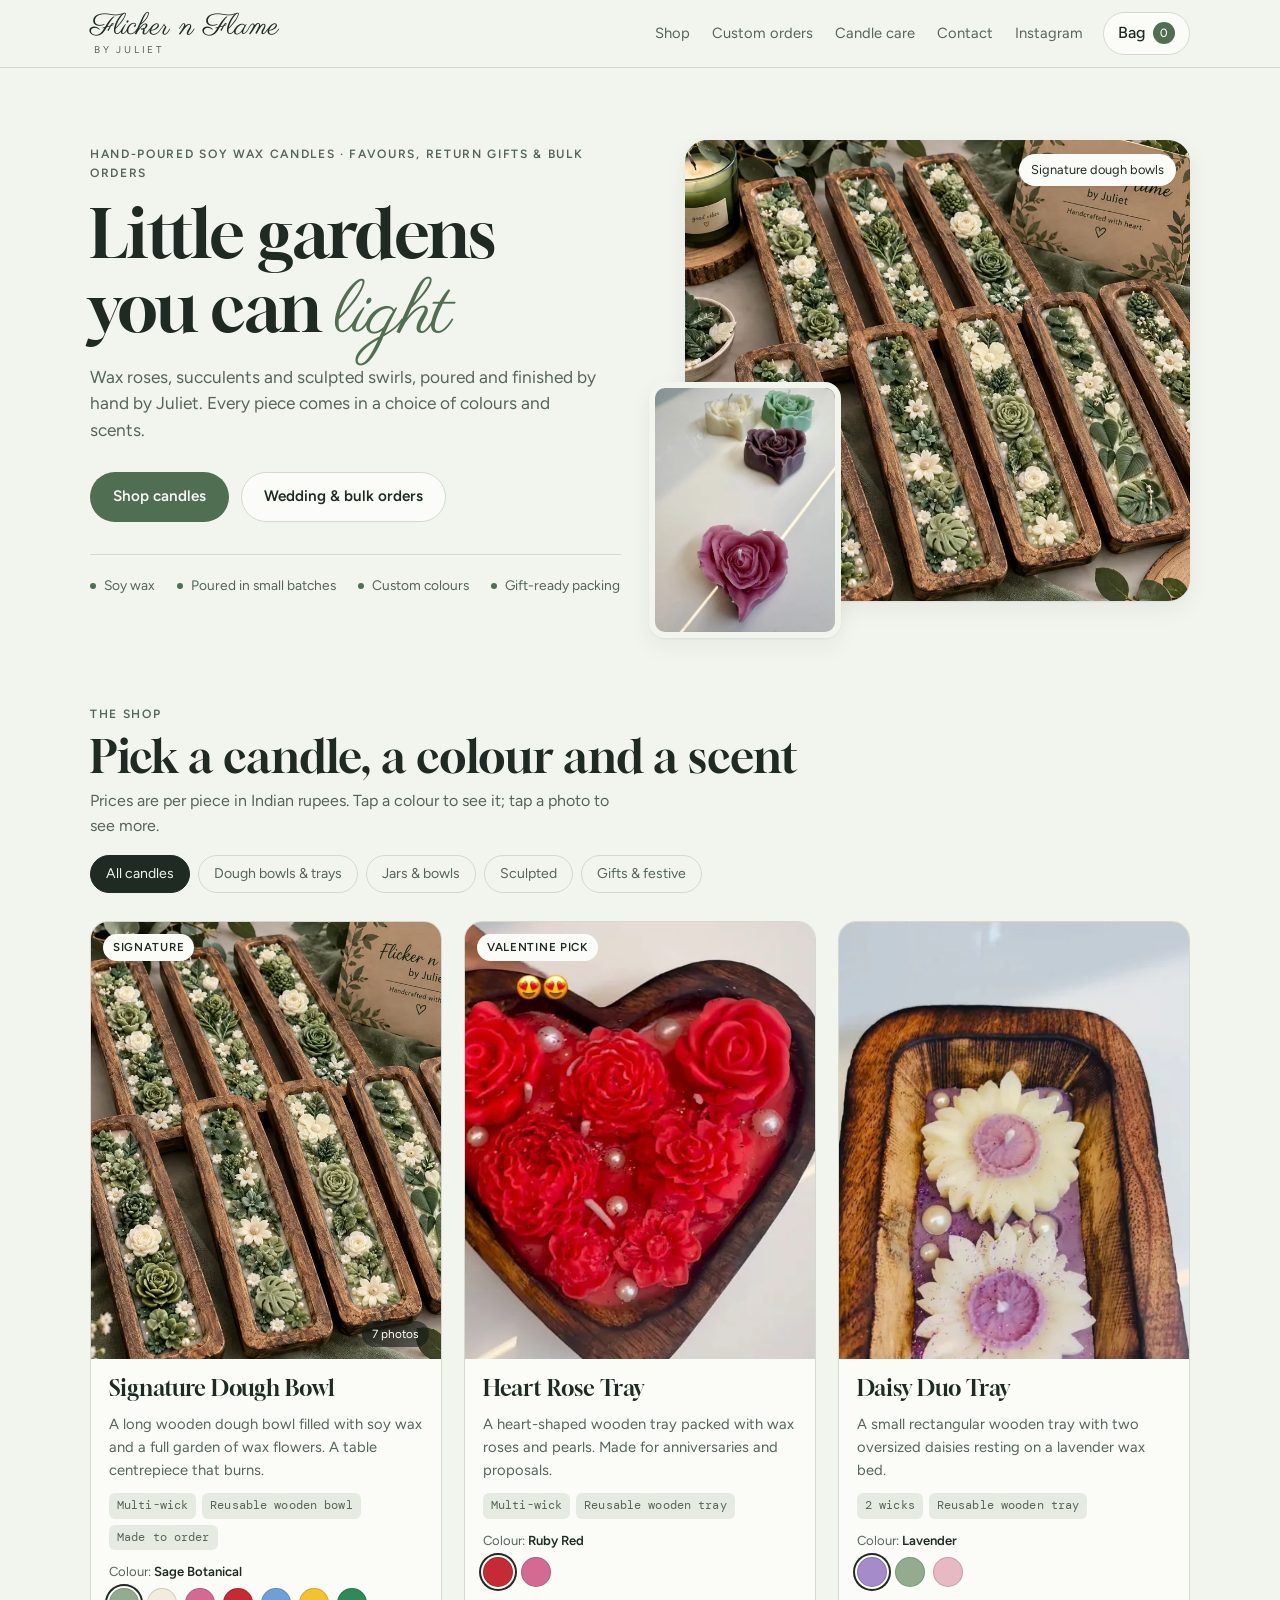
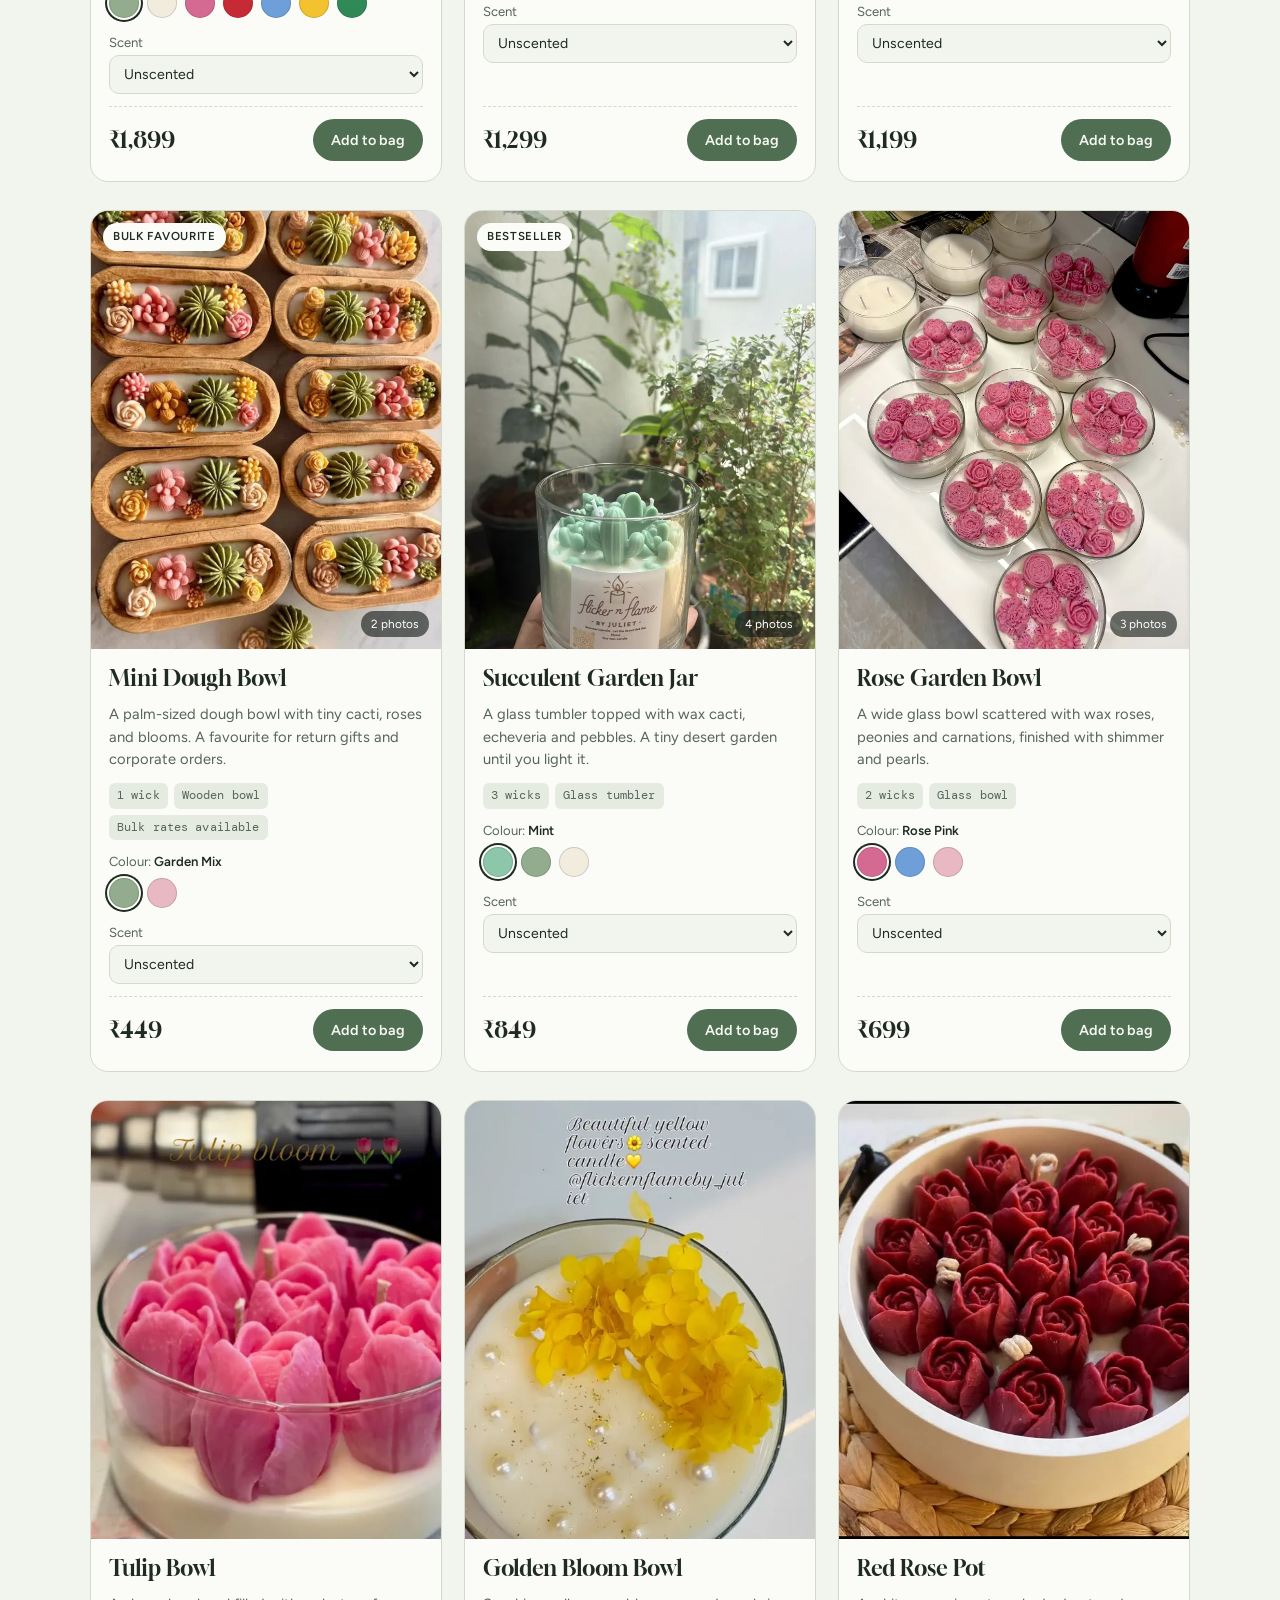
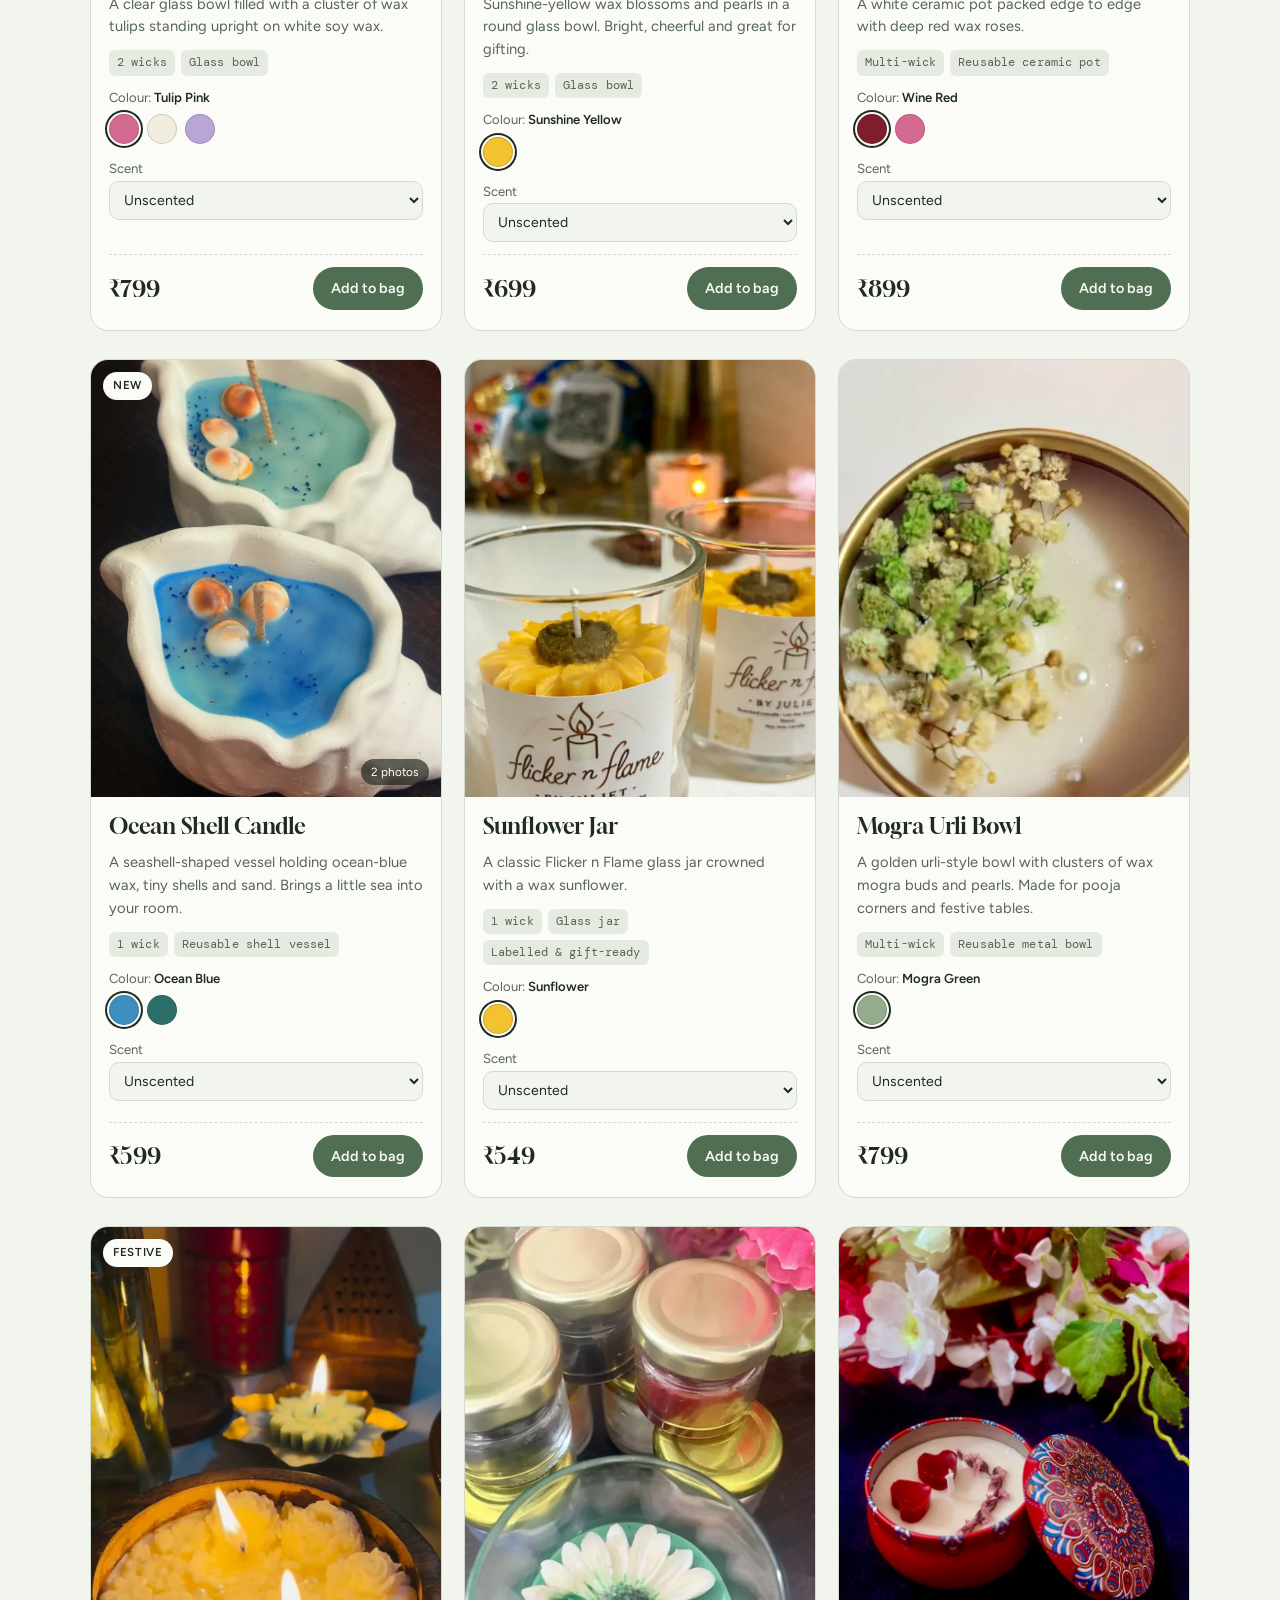
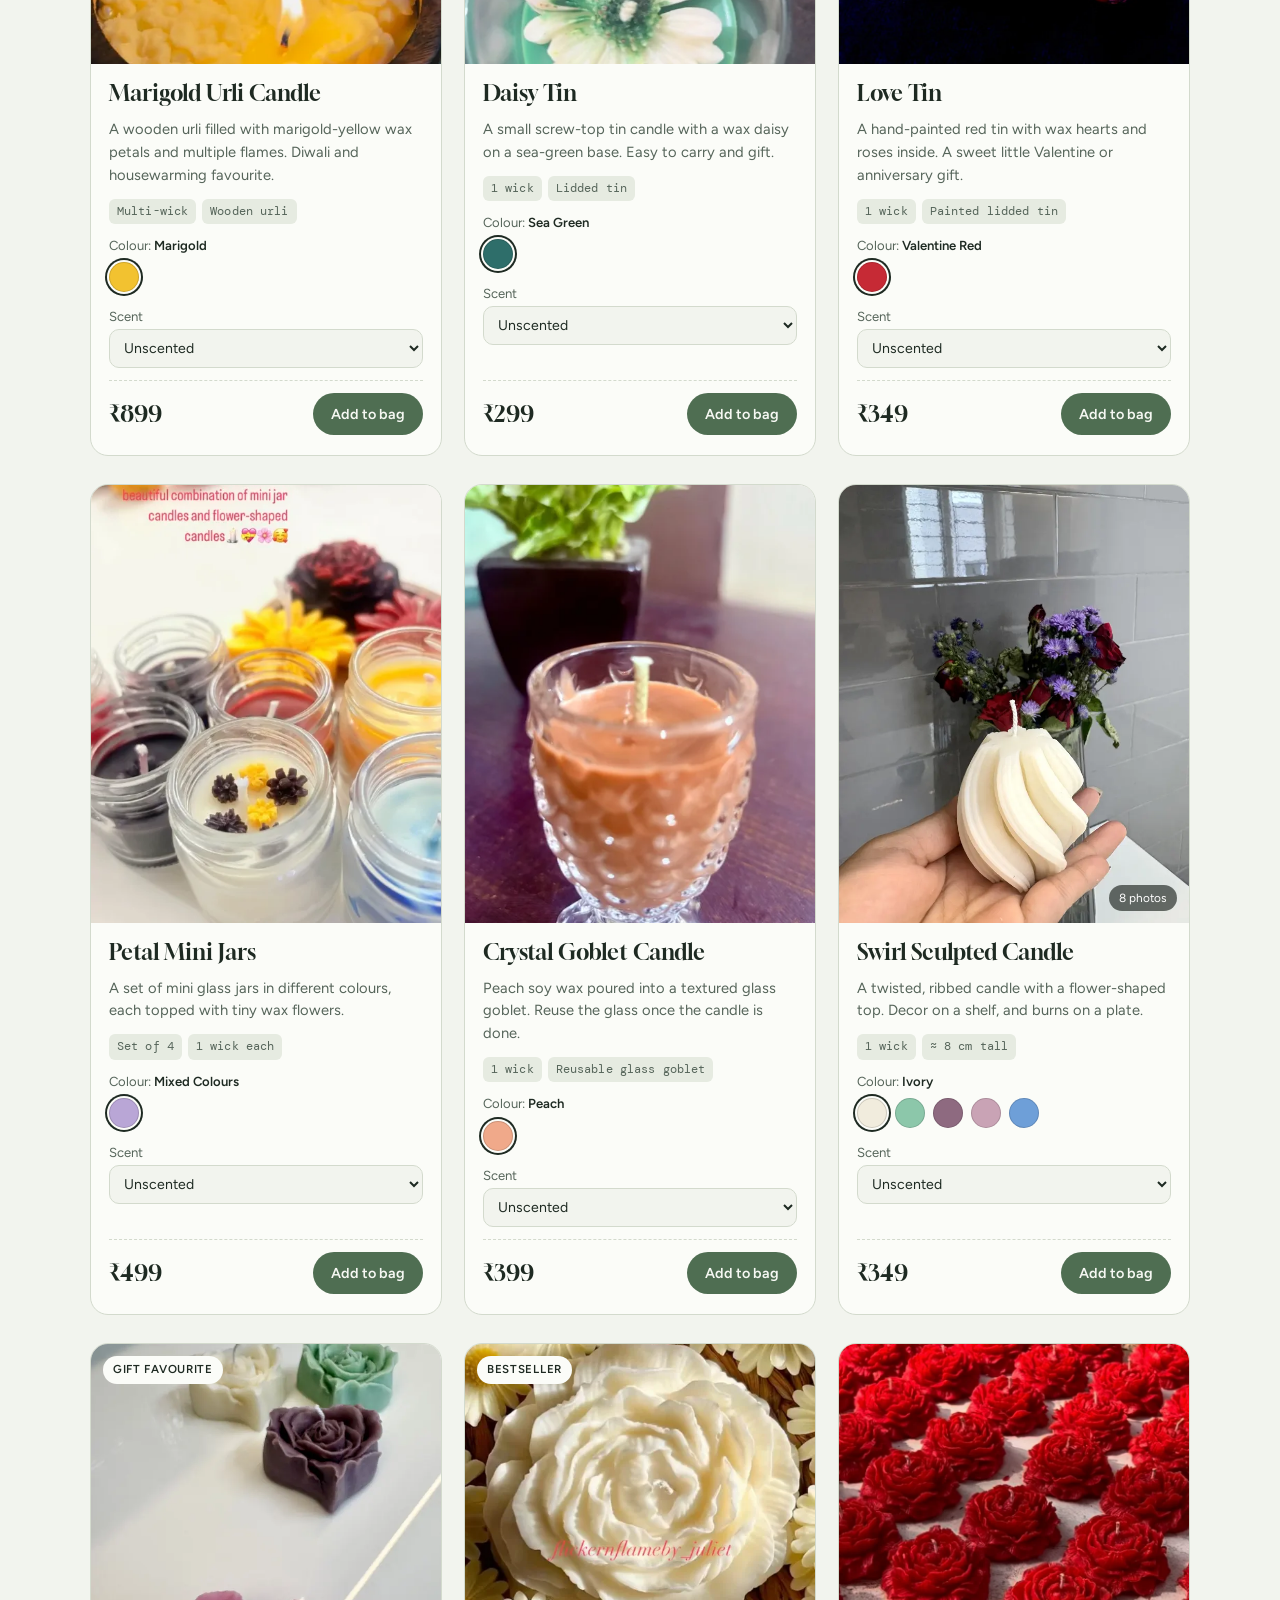
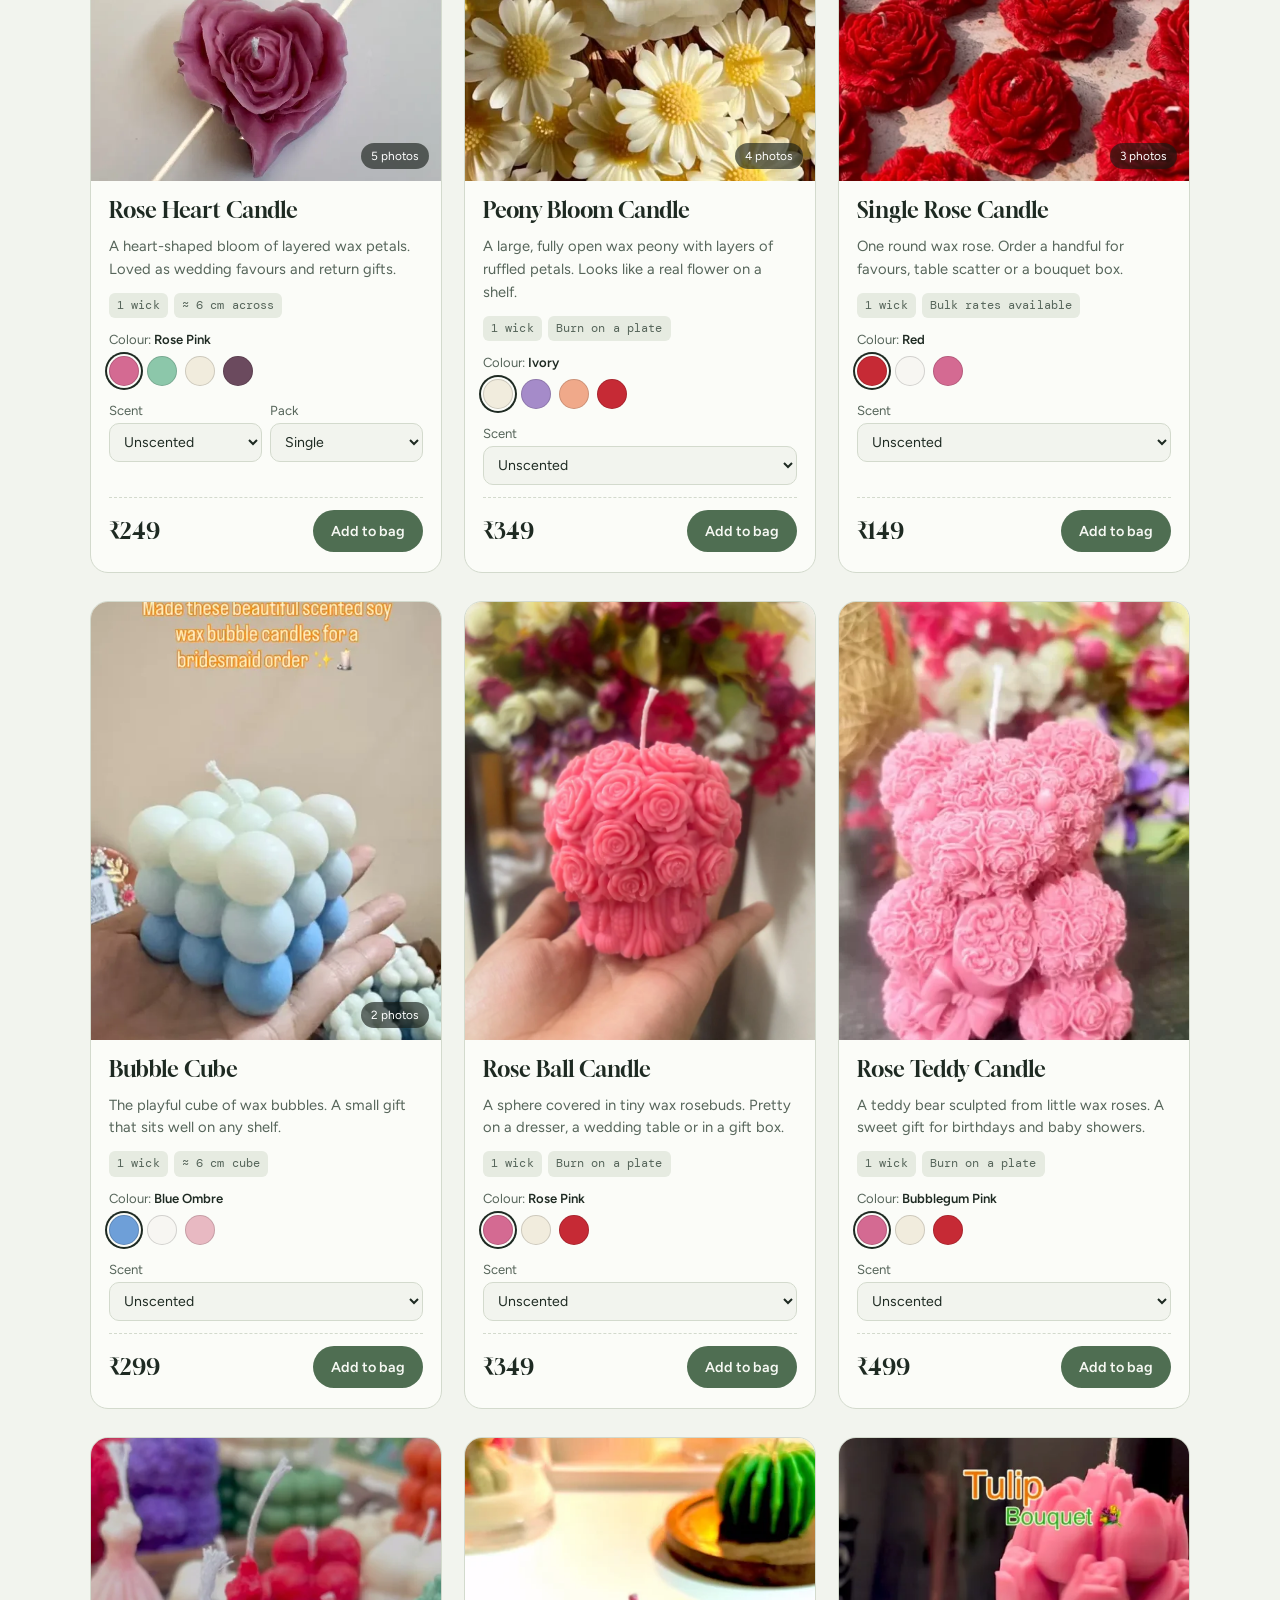
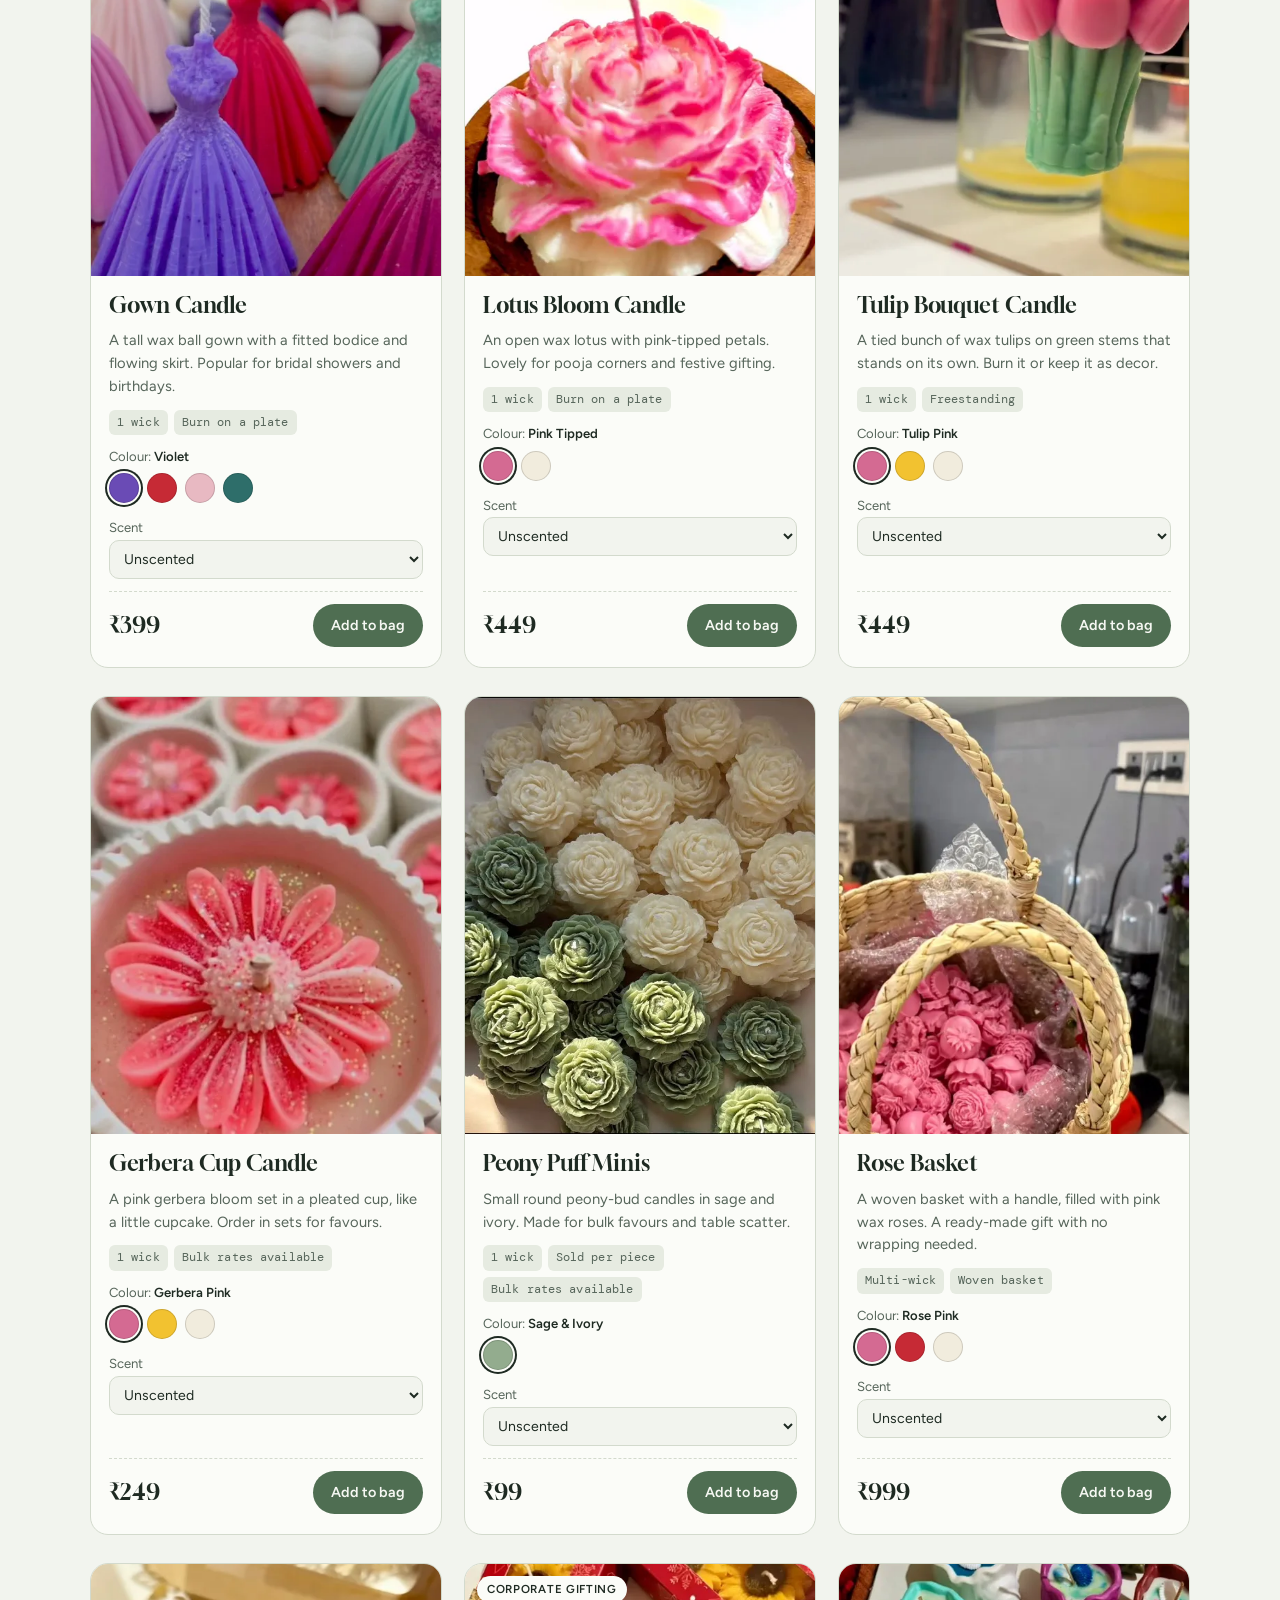
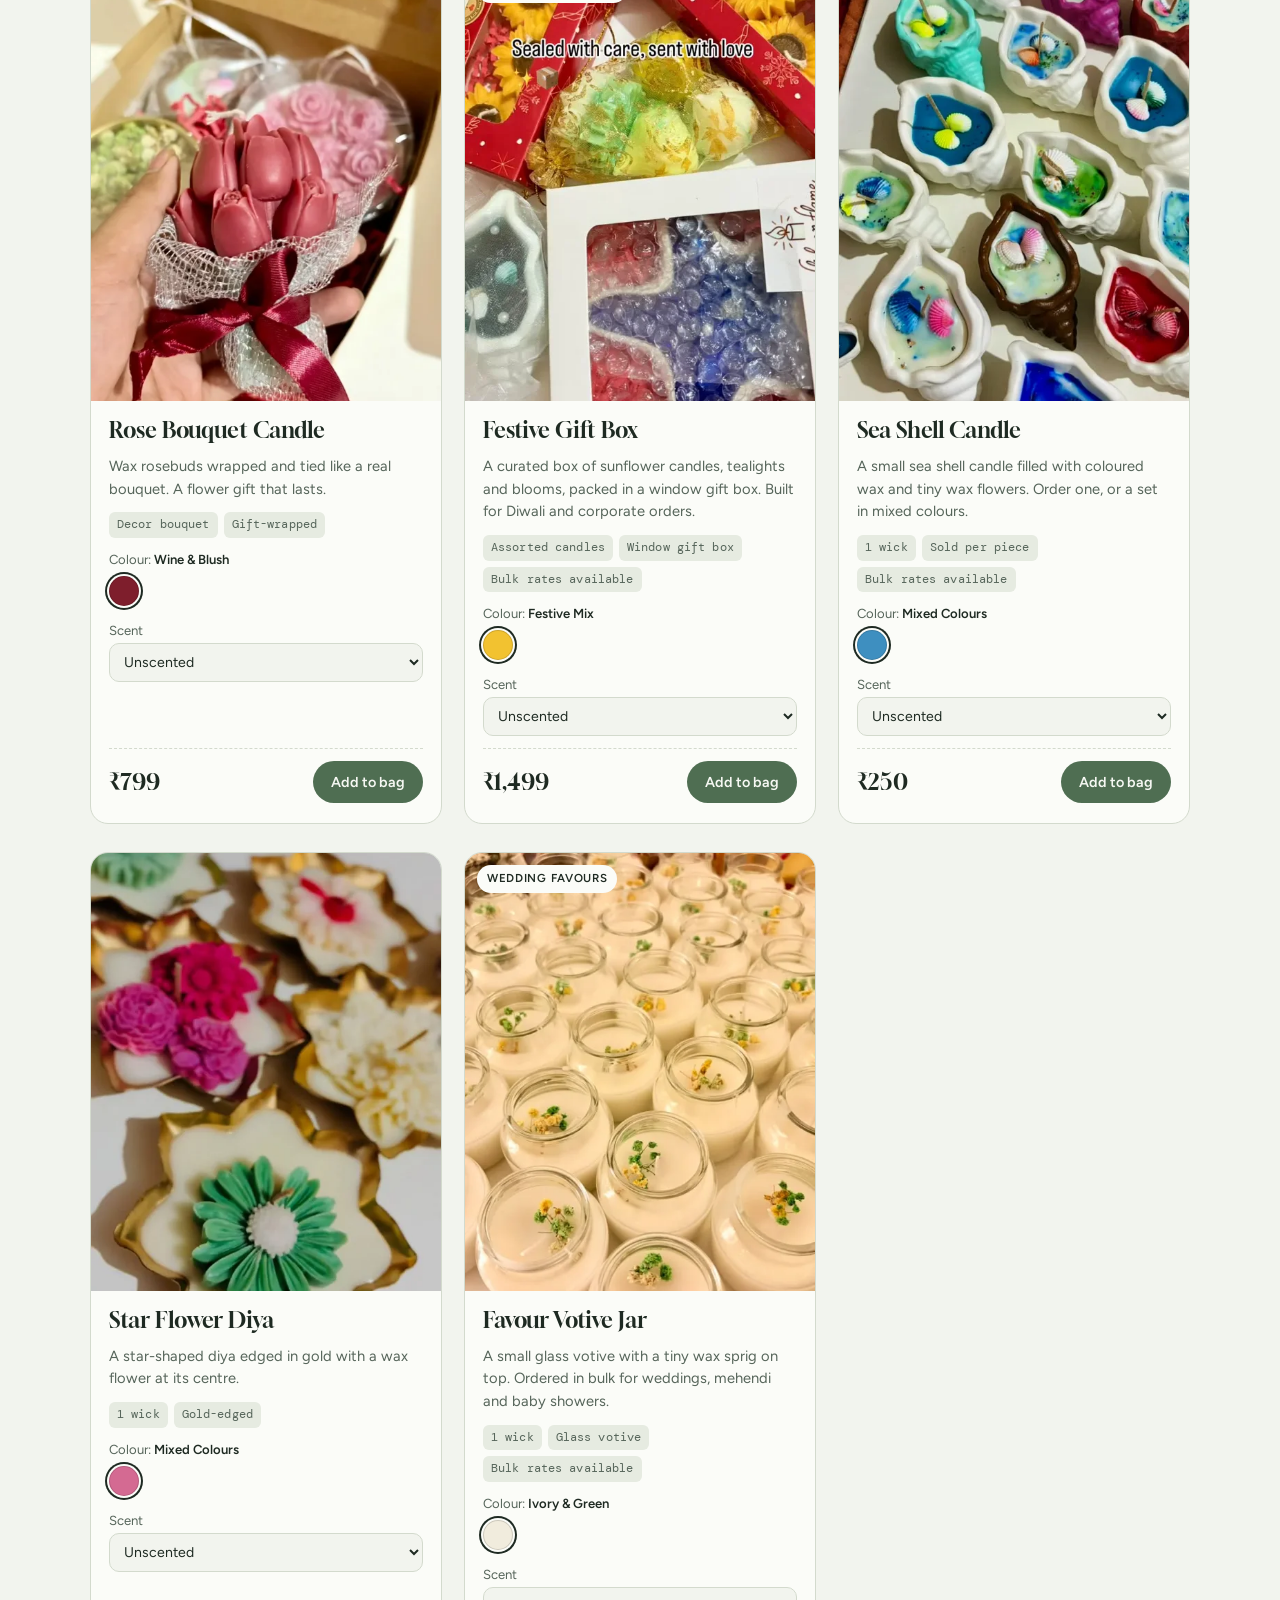
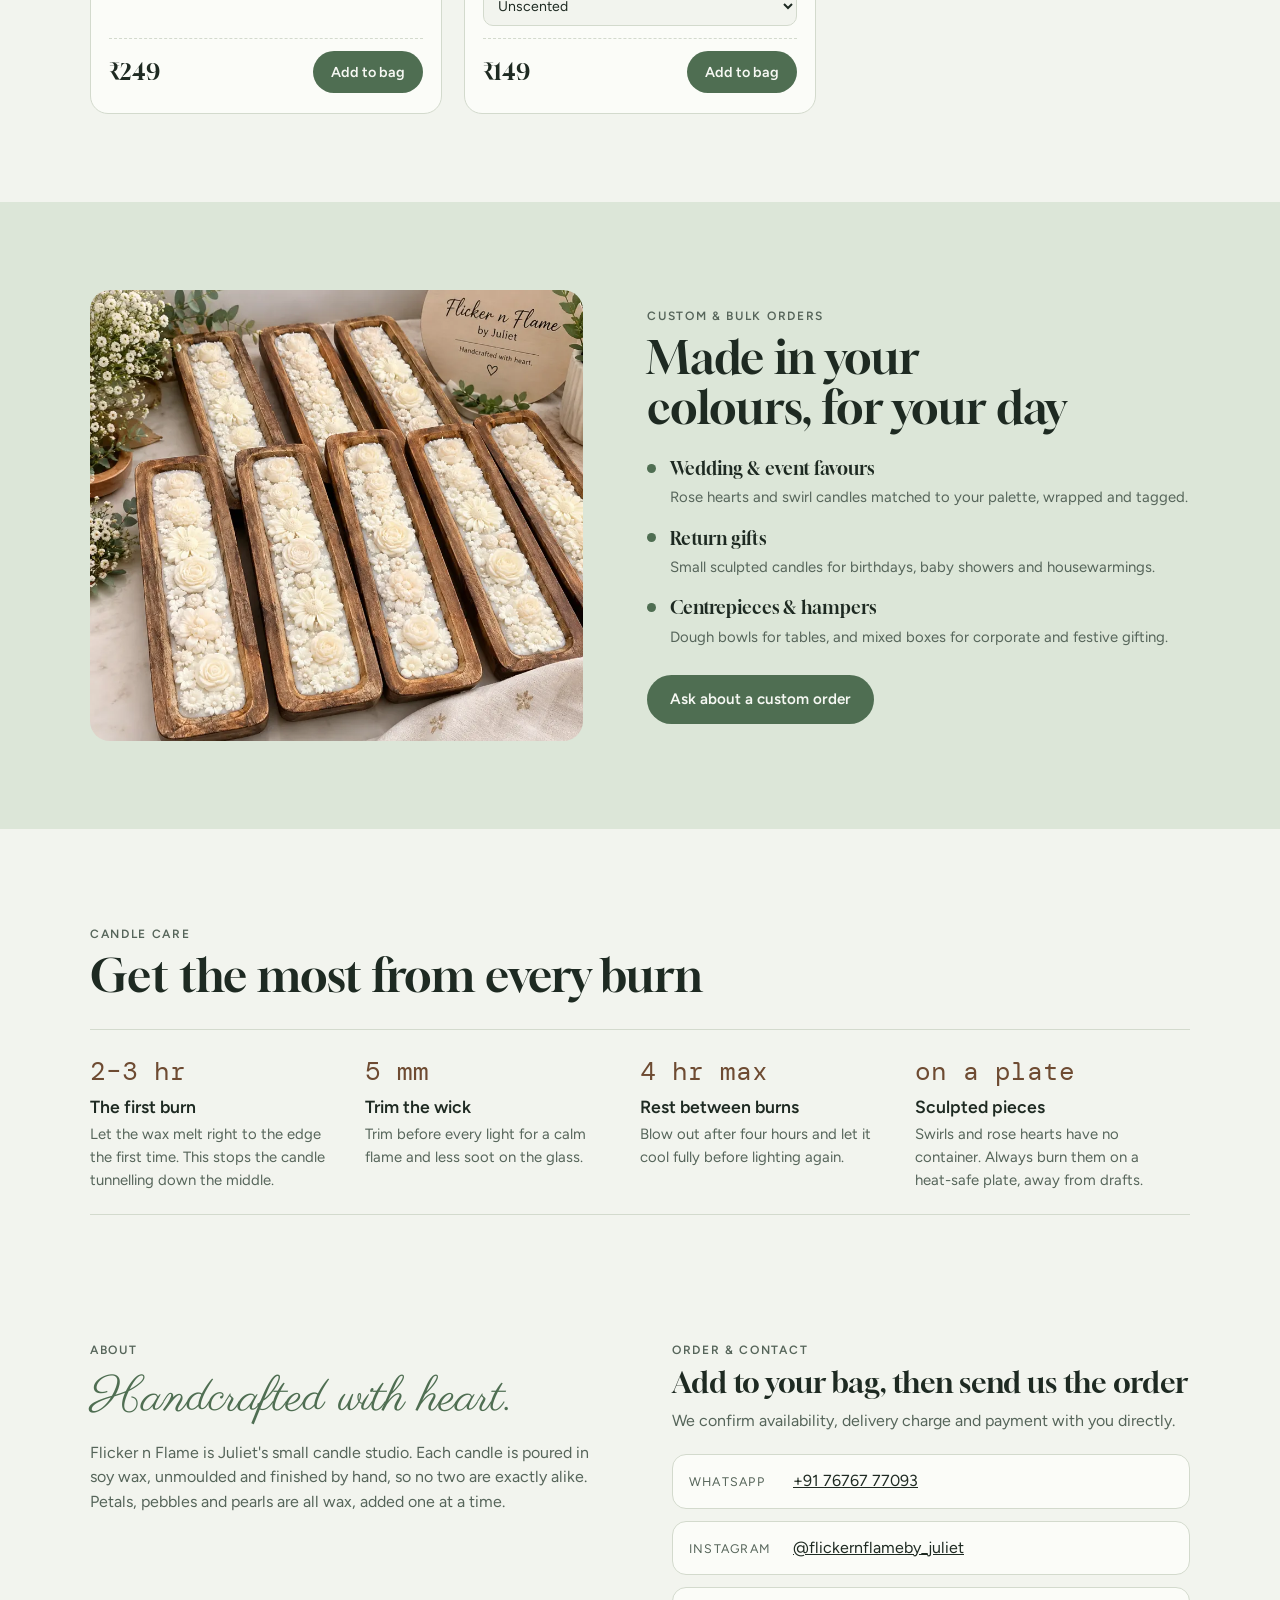
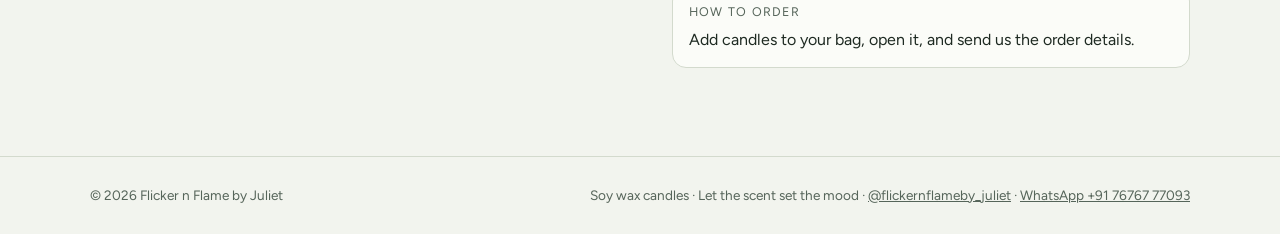
<file: index.html>
<!doctype html>
<html lang="en">
<head>
<meta charset="utf-8">
<meta name="viewport" content="width=device-width, initial-scale=1, viewport-fit=cover">
<title>Flicker n Flame by Juliet</title>
<meta name="description" content="Handcrafted soy wax candles by Juliet: botanical dough bowls, succulent jars, rose hearts and swirl candles. Order on WhatsApp.">
<meta property="og:title" content="Flicker n Flame by Juliet">
<meta property="og:description" content="Handcrafted soy wax candles. Favours, return gifts and bulk orders.">
<meta property="og:image" content="img/botanical-bowl.webp">
<link rel="icon" href="data:image/svg+xml,%3Csvg xmlns='http://www.w3.org/2000/svg' viewBox='0 0 32 32'%3E%3Cpath d='M16 3c4 6 6 9 6 13a6 6 0 0 1-12 0c0-4 2-7 6-13z' fill='%234F6E52'/%3E%3C/svg%3E">

<link rel="preconnect" href="https://fonts.googleapis.com">
<link rel="preconnect" href="https://fonts.gstatic.com" crossorigin>
<link rel="stylesheet" href="https://fonts.googleapis.com/css2?family=Gloock&family=Figtree:wght@400;500;600&family=Parisienne&family=DM+Mono:wght@400;500&display=swap">
<style>
/* Layout: a botanical market stall — wordmark header, photo-led hero, filterable product shelf, then custom orders, care and contact. */
:root{
  --bg:#F2F4EE; --panel:#E6EBE1; --card:#FBFCF8; --ink:#1E2A22; --muted:#56655A;
  --line:#D3DACD; --sage:#4F6E52; --sage-soft:#DCE6D8; --walnut:#6E4B32; --on-sage:#F6F8F3;
  --shadow:0 1px 2px rgba(30,42,34,.06),0 8px 24px rgba(30,42,34,.06);
  --f-display:"Gloock",Georgia,"Times New Roman",serif;
  --f-body:"Figtree",system-ui,-apple-system,"Segoe UI",sans-serif;
  --f-script:"Parisienne","Brush Script MT",cursive;
  --f-mono:"DM Mono",ui-monospace,Menlo,Consolas,monospace;
}
@media (prefers-color-scheme:dark){:root:not([data-theme="light"]){
  --bg:#131915; --panel:#1B231E; --card:#1A211C; --ink:#E7ECE3; --muted:#A2AFA4;
  --line:#2D3930; --sage:#9EBE9C; --sage-soft:#24322A; --walnut:#D2A27B; --on-sage:#122016;
  --shadow:0 1px 2px rgba(0,0,0,.3),0 8px 24px rgba(0,0,0,.25); color-scheme:dark}}
:root[data-theme="dark"]{
  --bg:#131915; --panel:#1B231E; --card:#1A211C; --ink:#E7ECE3; --muted:#A2AFA4;
  --line:#2D3930; --sage:#9EBE9C; --sage-soft:#24322A; --walnut:#D2A27B; --on-sage:#122016;
  --shadow:0 1px 2px rgba(0,0,0,.3),0 8px 24px rgba(0,0,0,.25); color-scheme:dark}

*{box-sizing:border-box}
img{max-width:100%}
[hidden]{display:none!important}
body{margin:0;background:var(--bg);color:var(--ink);font-family:var(--f-body);font-size:16px;line-height:1.55;-webkit-font-smoothing:antialiased}
.wrap{max-width:1180px;margin:0 auto;padding-inline:clamp(16px,4vw,40px)}
h1,h2,h3{font-family:var(--f-display);font-weight:400;line-height:1.1;text-wrap:balance;margin:0}
p{margin:0}
a{color:inherit}
button{font:inherit;color:inherit;cursor:pointer}
:focus-visible{outline:2px solid var(--sage);outline-offset:3px;border-radius:6px}
.eyebrow{font-size:.75rem;letter-spacing:.14em;text-transform:uppercase;color:var(--muted);font-weight:600}
.mono{font-family:var(--f-mono);font-size:.78rem;letter-spacing:.01em}

/* header */
header.top{position:sticky;top:env(safe-area-inset-top,0px);z-index:20;background:color-mix(in srgb,var(--bg) 88%,transparent);backdrop-filter:blur(10px);border-bottom:1px solid var(--line)}
.top .wrap{display:flex;align-items:center;gap:20px;padding-block:12px}
.brand{display:flex;flex-direction:column;line-height:1;text-decoration:none}
.brand .w{font-family:var(--f-script);font-size:1.9rem;color:var(--ink)}
.brand .by{font-size:.62rem;letter-spacing:.28em;text-transform:uppercase;color:var(--muted);margin-top:2px;padding-left:4px}
nav.links{display:flex;gap:22px;margin-left:auto;font-size:.92rem}
nav.links a{text-decoration:none;color:var(--muted)}
nav.links a:hover{color:var(--ink)}
.bag-btn{display:inline-flex;align-items:center;gap:8px;border:1px solid var(--line);background:var(--card);border-radius:999px;padding:8px 14px;font-weight:500}
.bag-btn .n{background:var(--sage);color:var(--on-sage);border-radius:999px;min-width:22px;height:22px;display:inline-grid;place-items:center;font-size:.75rem;font-variant-numeric:tabular-nums;padding:0 6px}
@media (max-width:760px){nav.links{display:none}.bag-btn{margin-left:auto}}

/* hero */
.hero{padding-block:clamp(36px,6vw,72px)}
.hero .wrap{display:grid;grid-template-columns:1.05fr 1fr;gap:clamp(24px,5vw,64px);align-items:center}
.hero h1{font-size:clamp(2.3rem,5.4vw,4.2rem);letter-spacing:-.01em}
.hero h1 em{font-family:var(--f-script);font-style:normal;color:var(--sage);font-size:1.12em;line-height:.8}
.hero .lede{margin-top:18px;max-width:46ch;color:var(--muted);font-size:1.08rem}
.hero .ctas{display:flex;flex-wrap:wrap;gap:12px;margin-top:28px}
.btn{display:inline-flex;align-items:center;justify-content:center;gap:8px;border-radius:999px;padding:12px 22px;font-weight:600;text-decoration:none;border:1px solid transparent;font-size:.95rem}
.btn.primary{background:var(--sage);color:var(--on-sage)}
.btn.primary:hover{filter:brightness(1.08)}
.btn.ghost{border-color:var(--line);background:var(--card)}
.facts{display:flex;flex-wrap:wrap;gap:8px 22px;margin-top:32px;padding-top:20px;border-top:1px solid var(--line);color:var(--muted);font-size:.86rem}
.facts span::before{content:"";display:inline-block;width:6px;height:6px;border-radius:50%;background:var(--sage);margin-right:8px;vertical-align:middle}
.hero-media{position:relative;min-width:0}
.hero-media .main{width:100%;aspect-ratio:900/822;object-fit:cover;border-radius:22px;box-shadow:var(--shadow);display:block}
.hero-media .float{position:absolute;width:38%;aspect-ratio:3/4;object-fit:cover;border-radius:16px;left:-7%;bottom:-8%;border:6px solid var(--bg);box-shadow:var(--shadow)}
.hero-media .tag{position:absolute;right:14px;top:14px;background:var(--card);border-radius:999px;padding:6px 12px;font-size:.8rem;box-shadow:var(--shadow)}
@media (max-width:860px){.hero .wrap{grid-template-columns:1fr}.hero-media{margin:0 0 30px 6%}}

/* shop */
section.block{padding-block:clamp(48px,7vw,88px)}
.sec-head{display:flex;flex-wrap:wrap;align-items:end;justify-content:space-between;gap:16px 32px;margin-bottom:28px}
.sec-head h2{font-size:clamp(1.9rem,3.6vw,2.8rem)}
.sec-head p{color:var(--muted);max-width:52ch;margin-top:8px}
.chips{display:flex;flex-wrap:wrap;gap:8px}
.chip{border:1px solid var(--line);background:transparent;border-radius:999px;padding:7px 15px;font-size:.88rem;color:var(--muted)}
.chip[aria-pressed="true"]{background:var(--ink);color:var(--bg);border-color:var(--ink)}
.grid{display:grid;grid-template-columns:repeat(auto-fill,minmax(270px,1fr));gap:28px 22px}
.card{display:flex;flex-direction:column;background:var(--card);border:1px solid var(--line);border-radius:18px;overflow:hidden;min-width:0}
.media{position:relative;aspect-ratio:4/5;background:var(--panel);overflow:hidden}
.media img{width:100%;height:100%;object-fit:cover;display:block;transition:opacity .25s}
.media svg{width:100%;height:100%;display:block}
.media .zoom{position:absolute;inset:0;background:none;border:0;padding:0}
.badge{position:absolute;left:12px;top:12px;background:var(--card);color:var(--ink);font-size:.72rem;font-weight:600;letter-spacing:.06em;text-transform:uppercase;padding:5px 10px;border-radius:999px}
.photos{position:absolute;right:12px;bottom:12px;background:rgba(20,26,22,.62);color:#fff;font-size:.74rem;padding:4px 10px;border-radius:999px;pointer-events:none}
.soon{position:absolute;right:12px;bottom:12px;color:var(--muted);font-size:.72rem;font-family:var(--f-mono)}
.body{display:flex;flex-direction:column;gap:12px;padding:18px 18px 20px;flex:1}
.body h3{font-size:1.35rem}
.body .desc{color:var(--muted);font-size:.92rem}
.specs{display:flex;flex-wrap:wrap;gap:6px}
.specs span{background:var(--panel);border-radius:6px;padding:3px 8px;color:var(--muted)}
.opt-label{font-size:.82rem;color:var(--muted)}
.opt-label b{color:var(--ink);font-weight:600}
.swatches{display:flex;flex-wrap:wrap;gap:8px;margin-top:6px}
.sw{width:30px;height:30px;border-radius:50%;border:1px solid rgba(0,0,0,.15);padding:0;position:relative;background:var(--c)}
.sw[aria-pressed="true"]{box-shadow:0 0 0 2px var(--card),0 0 0 4px var(--ink)}
.selects{display:grid;grid-template-columns:1fr;gap:8px}
.selects.two{grid-template-columns:1fr 1fr}
select{width:100%;font:inherit;font-size:.88rem;color:var(--ink);background:var(--bg);border:1px solid var(--line);border-radius:10px;padding:9px 10px}
.buy{display:flex;align-items:center;justify-content:space-between;gap:12px;margin-top:auto;padding-top:12px;border-top:1px dashed var(--line)}
.price{font-family:var(--f-display);font-size:1.45rem;font-variant-numeric:tabular-nums}
.price small{font-family:var(--f-body);font-size:.75rem;color:var(--muted);margin-left:4px}
.add{background:var(--sage);color:var(--on-sage);border:0;border-radius:999px;padding:10px 18px;font-weight:600;font-size:.9rem}
.add.done{background:var(--ink);color:var(--bg)}

/* custom */
.custom{background:var(--sage-soft)}
.custom .wrap{display:grid;grid-template-columns:1fr 1.1fr;gap:clamp(24px,5vw,64px);align-items:center}
.custom img{width:100%;aspect-ratio:900/822;object-fit:cover;border-radius:20px;display:block}
.custom ul{list-style:none;padding:0;margin:22px 0 26px;display:grid;gap:14px}
.custom li{display:grid;grid-template-columns:auto 1fr;gap:4px 14px;align-items:baseline}
.custom li b{font-family:var(--f-display);font-weight:400;font-size:1.15rem}
.custom li span{grid-column:2;color:var(--muted);font-size:.93rem}
.custom li::before{content:"";width:9px;height:9px;border-radius:50%;background:var(--sage);grid-row:1;align-self:center}
@media (max-width:860px){.custom .wrap{grid-template-columns:1fr}}

/* care */
.care-grid{display:grid;grid-template-columns:repeat(auto-fit,minmax(220px,1fr));gap:0;border-top:1px solid var(--line)}
.care-grid div{padding:22px 22px 22px 0;border-bottom:1px solid var(--line)}
.care-grid .k{font-family:var(--f-mono);font-size:1.6rem;color:var(--walnut);display:block;margin-bottom:6px}
.care-grid p{color:var(--muted);font-size:.93rem;max-width:34ch}
.care-grid h3{font-size:1.1rem;margin-bottom:6px;font-family:var(--f-body);font-weight:600}

/* about + contact */
.about .wrap{display:grid;grid-template-columns:1fr 1fr;gap:clamp(24px,5vw,64px)}
.about blockquote{margin:0;font-family:var(--f-script);font-size:clamp(2rem,4vw,3rem);line-height:1.15;color:var(--sage)}
.about p{color:var(--muted);margin-top:14px;max-width:56ch}
.contact-list{display:grid;gap:12px;margin-top:20px}
.contact-list div{display:flex;flex-wrap:wrap;gap:6px 14px;align-items:baseline;padding:14px 16px;background:var(--card);border:1px solid var(--line);border-radius:14px}
.contact-list .l{font-size:.78rem;letter-spacing:.1em;text-transform:uppercase;color:var(--muted);min-width:90px}
@media (max-width:760px){.about .wrap{grid-template-columns:1fr}}
footer{border-top:1px solid var(--line);padding-block:28px;color:var(--muted);font-size:.85rem}
footer .wrap{display:flex;flex-wrap:wrap;gap:10px 24px;justify-content:space-between}

/* bag drawer */
.scrim{position:fixed;inset:0;background:rgba(10,14,11,.45);z-index:40}
.drawer{position:fixed;top:0;right:0;bottom:0;width:min(420px,100%);background:var(--bg);z-index:41;display:flex;flex-direction:column;box-shadow:-10px 0 40px rgba(0,0,0,.2);padding-top:env(safe-area-inset-top,0px);padding-bottom:env(safe-area-inset-bottom,0px)}
.drawer header{display:flex;align-items:center;justify-content:space-between;padding:18px 20px;border-bottom:1px solid var(--line)}
.drawer header h2{font-size:1.5rem}
.x{background:none;border:1px solid var(--line);border-radius:999px;width:36px;height:36px}
.lines{flex:1;overflow:auto;padding:8px 20px}
.line{display:grid;grid-template-columns:64px 1fr auto;gap:12px;padding:14px 0;border-bottom:1px solid var(--line);align-items:center}
.line .thumb{width:64px;height:76px;border-radius:10px;overflow:hidden;background:var(--panel)}
.line .thumb img,.line .thumb svg{width:100%;height:100%;object-fit:cover;display:block}
.line .t{font-weight:600;font-size:.95rem}
.line .m{color:var(--muted);font-size:.8rem}
.qty{display:inline-flex;align-items:center;gap:2px;margin-top:6px;border:1px solid var(--line);border-radius:999px}
.qty button{background:none;border:0;width:28px;height:28px}
.qty span{min-width:20px;text-align:center;font-variant-numeric:tabular-nums;font-size:.9rem}
.line .p{font-variant-numeric:tabular-nums;font-weight:600}
.empty{padding:40px 0;text-align:center;color:var(--muted)}
.drawer footer{border-top:1px solid var(--line);padding:18px 20px;display:grid;gap:12px;color:var(--ink);font-size:1rem}
.sum{display:flex;justify-content:space-between;align-items:baseline}
.sum b{font-family:var(--f-display);font-weight:400;font-size:1.6rem;font-variant-numeric:tabular-nums}
.note{font-size:.82rem;color:var(--muted)}
.drawer .btn{width:100%}
.toast{font-size:.85rem;color:var(--sage);min-height:1.2em}

/* lightbox */
.lb{position:fixed;inset:0;z-index:50;background:rgba(10,14,11,.88);display:grid;place-items:center;padding:20px}
.lb img{max-width:min(92vw,900px);max-height:78vh;border-radius:14px;object-fit:contain}
.lb .ctrl{position:absolute;bottom:calc(24px + env(safe-area-inset-bottom,0px));left:0;right:0;display:flex;justify-content:center;gap:12px;align-items:center;color:#fff}
.lb .ctrl button{background:rgba(255,255,255,.14);color:#fff;border:0;border-radius:999px;padding:10px 18px}
.lb .close{position:absolute;top:calc(16px + env(safe-area-inset-top,0px));right:16px;background:rgba(255,255,255,.14);color:#fff;border:0;border-radius:999px;width:42px;height:42px;font-size:1.2rem}
@media (prefers-reduced-motion:reduce){*{transition:none!important}}
</style>
</head>
<body>


<header class="top">
  <div class="wrap">
    <a class="brand" href="#top" aria-label="Flicker n Flame home"><span class="w">Flicker n Flame</span><span class="by">by Juliet</span></a>
    <nav class="links" aria-label="Main">
      <a href="#shop">Shop</a><a href="#custom">Custom orders</a><a href="#care">Candle care</a><a href="#contact">Contact</a><a href="https://www.instagram.com/flickernflameby_juliet/" target="_blank" rel="noopener">Instagram</a>
    </nav>
    <button class="bag-btn" id="openBag" aria-label="Open bag">Bag <span class="n" id="bagCount">0</span></button>
  </div>
</header>

<main id="top">
  <section class="hero">
    <div class="wrap">
      <div>
        <p class="eyebrow">Hand-poured soy wax candles · Favours, return gifts &amp; bulk orders</p>
        <h1 style="margin-top:14px">Little gardens you can <em>light</em></h1>
        <p class="lede">Wax roses, succulents and sculpted swirls, poured and finished by hand by Juliet. Every piece comes in a choice of colours and scents.</p>
        <div class="ctas">
          <a class="btn primary" href="#shop">Shop candles</a>
          <a class="btn ghost" href="#custom">Wedding &amp; bulk orders</a>
        </div>
        <div class="facts"><span>Soy wax</span><span>Poured in small batches</span><span>Custom colours</span><span>Gift-ready packing</span></div>
      </div>
      <div class="hero-media">
        <img class="main" src="img/botanical-bowl.webp" alt="Row of wooden dough bowl candles filled with sage-green wax roses, succulents and white daisies">
        <img class="float" src="img/heart-5.webp" alt="Pink rose heart candle">
        <span class="tag">Signature dough bowls</span>
      </div>
    </div>
  </section>

  <section class="block" id="shop" style="padding-top:24px">
    <div class="wrap">
      <div class="sec-head">
        <div>
          <p class="eyebrow">The shop</p>
          <h2 style="margin-top:8px">Pick a candle, a colour and a scent</h2>
          <p>Prices are per piece in Indian rupees. Tap a colour to see it; tap a photo to see more.</p>
        </div>
        <div class="chips" role="group" aria-label="Filter candles" id="chips"></div>
      </div>
      <div class="grid" id="grid"></div>
    </div>
  </section>

  <section class="block custom" id="custom">
    <div class="wrap">
      <img src="img/ivory-bowl.webp" alt="Ivory dough bowl candles filled with white wax roses and daisies">
      <div>
        <p class="eyebrow">Custom &amp; bulk orders</p>
        <h2 style="margin-top:8px;font-size:clamp(1.9rem,3.6vw,2.8rem)">Made in your colours, for your day</h2>
        <ul>
          <li><b>Wedding &amp; event favours</b><span>Rose hearts and swirl candles matched to your palette, wrapped and tagged.</span></li>
          <li><b>Return gifts</b><span>Small sculpted candles for birthdays, baby showers and housewarmings.</span></li>
          <li><b>Centrepieces &amp; hampers</b><span>Dough bowls for tables, and mixed boxes for corporate and festive gifting.</span></li>
        </ul>
        <a class="btn primary" href="#contact">Ask about a custom order</a>
      </div>
    </div>
  </section>

  <section class="block" id="care">
    <div class="wrap">
      <div class="sec-head"><div><p class="eyebrow">Candle care</p><h2 style="margin-top:8px">Get the most from every burn</h2></div></div>
      <div class="care-grid">
        <div><span class="k">2–3 hr</span><h3>The first burn</h3><p>Let the wax melt right to the edge the first time. This stops the candle tunnelling down the middle.</p></div>
        <div><span class="k">5 mm</span><h3>Trim the wick</h3><p>Trim before every light for a calm flame and less soot on the glass.</p></div>
        <div><span class="k">4 hr max</span><h3>Rest between burns</h3><p>Blow out after four hours and let it cool fully before lighting again.</p></div>
        <div><span class="k">on a plate</span><h3>Sculpted pieces</h3><p>Swirls and rose hearts have no container. Always burn them on a heat-safe plate, away from drafts.</p></div>
      </div>
    </div>
  </section>

  <section class="block about" id="contact" style="padding-top:24px">
    <div class="wrap">
      <div>
        <p class="eyebrow">About</p>
        <blockquote style="margin-top:12px">Handcrafted with heart.</blockquote>
        <p>Flicker n Flame is Juliet's small candle studio. Each candle is poured in soy wax, unmoulded and finished by hand, so no two are exactly alike. Petals, pebbles and pearls are all wax, added one at a time.</p>
      </div>
      <div>
        <p class="eyebrow">Order &amp; contact</p>
        <h2 style="margin-top:8px;font-size:1.8rem">Add to your bag, then send us the order</h2>
        <p style="color:var(--muted);margin-top:10px">We confirm availability, delivery charge and payment with you directly.</p>
        <div class="contact-list" id="contactList"></div>
      </div>
    </div>
  </section>
</main>

<footer><div class="wrap"><span>© <span id="yr"></span> Flicker n Flame by Juliet</span><span>Soy wax candles · Let the scent set the mood · <a href="https://www.instagram.com/flickernflameby_juliet/" target="_blank" rel="noopener">@flickernflameby_juliet</a> · <a href="https://wa.me/917676777093" target="_blank" rel="noopener">WhatsApp +91 76767 77093</a></span></div></footer>

<div class="scrim" id="scrim" hidden></div>
<aside class="drawer" id="drawer" hidden aria-label="Your bag">
  <header><h2>Your bag</h2><button class="x" id="closeBag" aria-label="Close bag">✕</button></header>
  <div class="lines" id="lines"></div>
  <footer>
    <div class="sum"><span>Subtotal</span><b id="subtotal">₹0</b></div>
    <p class="note">Delivery is added when we confirm your order.</p>
    <a class="btn primary" id="waBtn" href="#" target="_blank" rel="noopener">Send order on WhatsApp</a>
    <button class="btn ghost" id="copyBtn">Copy order details</button>
    <p class="toast" id="toast" aria-live="polite"></p>
    <textarea id="orderText" readonly hidden style="width:100%;min-height:120px;font:inherit;font-size:.85rem;background:var(--card);color:var(--ink);border:1px solid var(--line);border-radius:10px;padding:10px"></textarea>
  </footer>
</aside>

<div class="lb" id="lb" hidden role="dialog" aria-label="Photo viewer">
  <button class="close" id="lbClose" aria-label="Close photos">✕</button>
  <img id="lbImg" alt="">
  <div class="ctrl"><button id="lbPrev">Previous</button><span id="lbPos" class="mono"></span><button id="lbNext">Next</button></div>
</div>

<script>
/* ===== Shop settings: fill these in ===== */
const SHOP = {
  whatsapp: "917676777093",   // country code + number, no + or spaces
  whatsappShown: "+91 76767 77093",
  instagram: "flickernflameby_juliet",
  email: ""
};

const SCENTS = ["Unscented","Lavender","Vanilla","Jasmine","Sandalwood","Rose","Lemongrass"];
const C = { // colour swatches
  ivory:"#F1ECDD", sage:"#93AC8E", mint:"#8CC7AA", rose:"#D46A92", blush:"#E8B9C2",
  plum:"#6B4A5E", mauve:"#8E6A80", lilac:"#B9A6D6", sky:"#6E9FD8", red:"#C62A35",
  wine:"#7E1E2C", yellow:"#F2C230", peach:"#F0A98A", ocean:"#3E8FC0", teal:"#2E6E6A",
  emerald:"#2F8A57", violet:"#6A4BB5", white:"#F7F6F2", lavender:"#A58BC9"
};

/* Prices in ₹. img = photo for that colour (from /img). Colours without a photo show the nearest photo with a note. */
const PRODUCTS = [
  /* ---------- Dough bowls & trays ---------- */
  { id:"dough-bowl", name:"Signature Dough Bowl", cat:"dough", badge:"Signature", price:1899,
    desc:"A long wooden dough bowl filled with soy wax and a full garden of wax flowers. A table centrepiece that burns.",
    specs:["Multi-wick","Reusable wooden bowl","Made to order"],
    colours:[{n:"Sage Botanical",h:C.sage,img:"botanical-bowl"},{n:"Ivory Bloom",h:C.ivory,img:"ivory-bowl"},{n:"Pink Rose",h:C.rose,img:"ig-32"},
             {n:"Red Rose",h:C.red,img:"ig-104"},{n:"Blue Daisy",h:C.sky,img:"ig-18"},{n:"Rainbow Bloom",h:C.yellow,img:"ig-85"},{n:"Emerald Succulent",h:C.emerald,img:"ig-95"}],
    gallery:["botanical-bowl","ivory-bowl","ig-32","ig-104","ig-18","ig-85","ig-95"] },
  { id:"heart-tray", name:"Heart Rose Tray", cat:"dough", badge:"Valentine pick", price:1299,
    desc:"A heart-shaped wooden tray packed with wax roses and pearls. Made for anniversaries and proposals.",
    specs:["Multi-wick","Reusable wooden tray"],
    colours:[{n:"Ruby Red",h:C.red,img:"ig-17"},{n:"Rose Pink",h:C.rose}],
    gallery:["ig-17"] },
  { id:"daisy-tray", name:"Daisy Duo Tray", cat:"dough", price:1199,
    desc:"A small rectangular wooden tray with two oversized daisies resting on a lavender wax bed.",
    specs:["2 wicks","Reusable wooden tray"],
    colours:[{n:"Lavender",h:C.lavender,img:"ig-16"},{n:"Sage",h:C.sage},{n:"Blush",h:C.blush}],
    gallery:["ig-16"] },
  { id:"mini-dough", name:"Mini Dough Bowl", cat:"dough", badge:"Bulk favourite", price:449,
    desc:"A palm-sized dough bowl with tiny cacti, roses and blooms. A favourite for return gifts and corporate orders.",
    specs:["1 wick","Wooden bowl","Bulk rates available"],
    colours:[{n:"Garden Mix",h:C.sage,img:"ig-52"},{n:"Pastel Cactus",h:C.blush,img:"ig-54"}],
    gallery:["ig-52","ig-54"] },

  /* ---------- Jars & bowls ---------- */
  { id:"succulent", name:"Succulent Garden Jar", cat:"jar", badge:"Bestseller", price:849,
    desc:"A glass tumbler topped with wax cacti, echeveria and pebbles. A tiny desert garden until you light it.",
    specs:["3 wicks","Glass tumbler"],
    colours:[{n:"Mint",h:C.mint,img:"succulent-2"},{n:"Sage",h:C.sage},{n:"Ivory",h:C.ivory}],
    gallery:["succulent-2","succulent-1","succulent-4","succulent-3"] },
  { id:"rose-garden", name:"Rose Garden Bowl", cat:"jar", price:699,
    desc:"A wide glass bowl scattered with wax roses, peonies and carnations, finished with shimmer and pearls.",
    specs:["2 wicks","Glass bowl"],
    colours:[{n:"Rose Pink",h:C.rose,img:"rose-garden"},{n:"Sky Blue",h:C.sky,img:"ig-19"},{n:"Blush Peony",h:C.blush,img:"ig-62"}],
    gallery:["rose-garden","ig-19","ig-62"] },
  { id:"tulip-bowl", name:"Tulip Bowl", cat:"jar", price:799,
    desc:"A clear glass bowl filled with a cluster of wax tulips standing upright on white soy wax.",
    specs:["2 wicks","Glass bowl"],
    colours:[{n:"Tulip Pink",h:C.rose,img:"ig-23"},{n:"Ivory",h:C.ivory},{n:"Lilac",h:C.lilac}],
    gallery:["ig-23"] },
  { id:"golden-bowl", name:"Golden Bloom Bowl", cat:"jar", price:699,
    desc:"Sunshine-yellow wax blossoms and pearls in a round glass bowl. Bright, cheerful and great for gifting.",
    specs:["2 wicks","Glass bowl"],
    colours:[{n:"Sunshine Yellow",h:C.yellow,img:"ig-20"}],
    gallery:["ig-20"] },
  { id:"red-rose-pot", name:"Red Rose Pot", cat:"jar", price:899,
    desc:"A white ceramic pot packed edge to edge with deep red wax roses.",
    specs:["Multi-wick","Reusable ceramic pot"],
    colours:[{n:"Wine Red",h:C.wine,img:"ig-50"},{n:"Rose Pink",h:C.rose}],
    gallery:["ig-50"] },
  { id:"ocean-shell", name:"Ocean Shell Candle", cat:"jar", badge:"New", price:599,
    desc:"A seashell-shaped vessel holding ocean-blue wax, tiny shells and sand. Brings a little sea into your room.",
    specs:["1 wick","Reusable shell vessel"],
    colours:[{n:"Ocean Blue",h:C.ocean,img:"ig-117"},{n:"Deep Sea Teal",h:C.teal,img:"ig-3"}],
    gallery:["ig-117","ig-3"] },
  { id:"sunflower-jar", name:"Sunflower Jar", cat:"jar", price:549,
    desc:"A classic Flicker n Flame glass jar crowned with a wax sunflower.",
    specs:["1 wick","Glass jar","Labelled & gift-ready"],
    colours:[{n:"Sunflower",h:C.yellow,img:"ig-64"}],
    gallery:["ig-64"] },
  { id:"mogra-urli", name:"Mogra Urli Bowl", cat:"jar", price:799,
    desc:"A golden urli-style bowl with clusters of wax mogra buds and pearls. Made for pooja corners and festive tables.",
    specs:["Multi-wick","Reusable metal bowl"],
    colours:[{n:"Mogra Green",h:C.sage,img:"ig-60"}],
    gallery:["ig-60"] },
  { id:"marigold-urli", name:"Marigold Urli Candle", cat:"festive", badge:"Festive", price:899,
    desc:"A wooden urli filled with marigold-yellow wax petals and multiple flames. Diwali and housewarming favourite.",
    specs:["Multi-wick","Wooden urli"],
    colours:[{n:"Marigold",h:C.yellow,img:"ig-65"}],
    gallery:["ig-65"] },
  { id:"daisy-tin", name:"Daisy Tin", cat:"jar", price:299,
    desc:"A small screw-top tin candle with a wax daisy on a sea-green base. Easy to carry and gift.",
    specs:["1 wick","Lidded tin"],
    colours:[{n:"Sea Green",h:C.teal,img:"ig-133"}],
    gallery:["ig-133"] },
  { id:"love-tin", name:"Love Tin", cat:"festive", price:349,
    desc:"A hand-painted red tin with wax hearts and roses inside. A sweet little Valentine or anniversary gift.",
    specs:["1 wick","Painted lidded tin"],
    colours:[{n:"Valentine Red",h:C.red,img:"ig-161"}],
    gallery:["ig-161"] },
  { id:"petal-jars", name:"Petal Mini Jars", cat:"jar", price:499,
    desc:"A set of mini glass jars in different colours, each topped with tiny wax flowers.",
    specs:["Set of 4","1 wick each"],
    colours:[{n:"Mixed Colours",h:C.lilac,img:"ig-148"}],
    gallery:["ig-148"] },
  { id:"goblet", name:"Crystal Goblet Candle", cat:"jar", price:399,
    desc:"Peach soy wax poured into a textured glass goblet. Reuse the glass once the candle is done.",
    specs:["1 wick","Reusable glass goblet"],
    colours:[{n:"Peach",h:C.peach,img:"ig-131"}],
    gallery:["ig-131"] },

  /* ---------- Sculpted ---------- */
  { id:"swirl", name:"Swirl Sculpted Candle", cat:"sculpted", price:349,
    desc:"A twisted, ribbed candle with a flower-shaped top. Decor on a shelf, and burns on a plate.",
    specs:["1 wick","≈ 8 cm tall"],
    colours:[{n:"Ivory",h:C.ivory,img:"swirl-5"},{n:"Mint",h:C.mint,img:"swirl-4"},{n:"Mauve",h:C.mauve,img:"swirl-6"},{n:"Blush Lilac",h:"#C9A3B5",img:"swirl-8"},{n:"Sky Blue",h:C.sky,img:"swirl-1"}],
    gallery:["swirl-3","swirl-1","swirl-7","swirl-2","swirl-5","swirl-4","swirl-6","swirl-8"] },
  { id:"heart", name:"Rose Heart Candle", cat:"sculpted", badge:"Gift favourite", price:249,
    desc:"A heart-shaped bloom of layered wax petals. Loved as wedding favours and return gifts.",
    specs:["1 wick","≈ 6 cm across"],
    pack:[{n:"Single",p:249},{n:"Set of 4, mixed colours",p:899}],
    colours:[{n:"Rose Pink",h:C.rose,img:"heart-5"},{n:"Mint",h:C.mint,img:"heart-4"},{n:"Ivory",h:C.ivory,img:"heart-3"},{n:"Plum",h:C.plum,img:"heart-2"}],
    gallery:["heart-1","heart-2","heart-3","heart-4","heart-5"] },
  { id:"peony", name:"Peony Bloom Candle", cat:"sculpted", badge:"Bestseller", price:349,
    desc:"A large, fully open wax peony with layers of ruffled petals. Looks like a real flower on a shelf.",
    specs:["1 wick","Burn on a plate"],
    colours:[{n:"Ivory",h:C.ivory,img:"ig-149"},{n:"Lavender",h:C.lavender,img:"ig-142"},{n:"Peach",h:C.peach,img:"ig-160"},{n:"Crimson",h:C.red,img:"ig-157"}],
    gallery:["ig-149","ig-142","ig-160","ig-157"] },
  { id:"single-rose", name:"Single Rose Candle", cat:"sculpted", price:149,
    desc:"One round wax rose. Order a handful for favours, table scatter or a bouquet box.",
    specs:["1 wick","Bulk rates available"],
    colours:[{n:"Red",h:C.red,img:"ig-145"},{n:"White",h:C.white,img:"ig-146"},{n:"Pink",h:C.rose,img:"ig-159"}],
    gallery:["ig-145","ig-146","ig-159"] },
  { id:"bubble", name:"Bubble Cube", cat:"sculpted", price:299,
    desc:"The playful cube of wax bubbles. A small gift that sits well on any shelf.",
    specs:["1 wick","≈ 6 cm cube"],
    colours:[{n:"Blue Ombre",h:C.sky,img:"ig-49"},{n:"Pure White",h:C.white,img:"ig-57"},{n:"Blush",h:C.blush}],
    gallery:["ig-49","ig-57"] },
  { id:"rose-ball", name:"Rose Ball Candle", cat:"sculpted", price:349,
    desc:"A sphere covered in tiny wax rosebuds. Pretty on a dresser, a wedding table or in a gift box.",
    specs:["1 wick","Burn on a plate"],
    colours:[{n:"Rose Pink",h:C.rose,img:"ig-120"},{n:"Ivory",h:C.ivory},{n:"Red",h:C.red}],
    gallery:["ig-120"] },
  { id:"rose-teddy", name:"Rose Teddy Candle", cat:"sculpted", price:499,
    desc:"A teddy bear sculpted from little wax roses. A sweet gift for birthdays and baby showers.",
    specs:["1 wick","Burn on a plate"],
    colours:[{n:"Bubblegum Pink",h:C.rose,img:"ig-138"},{n:"Ivory",h:C.ivory},{n:"Red",h:C.red}],
    gallery:["ig-138"] },
  { id:"gown", name:"Gown Candle", cat:"sculpted", price:399,
    desc:"A tall wax ball gown with a fitted bodice and flowing skirt. Popular for bridal showers and birthdays.",
    specs:["1 wick","Burn on a plate"],
    colours:[{n:"Violet",h:C.violet,img:"ig-122"},{n:"Ruby",h:C.red},{n:"Blush",h:C.blush},{n:"Teal",h:C.teal}],
    gallery:["ig-122"] },
  { id:"lotus", name:"Lotus Bloom Candle", cat:"sculpted", price:449,
    desc:"An open wax lotus with pink-tipped petals. Lovely for pooja corners and festive gifting.",
    specs:["1 wick","Burn on a plate"],
    colours:[{n:"Pink Tipped",h:C.rose,img:"ig-111"},{n:"Ivory",h:C.ivory}],
    gallery:["ig-111"] },
  { id:"tulip-bouquet", name:"Tulip Bouquet Candle", cat:"sculpted", price:449,
    desc:"A tied bunch of wax tulips on green stems that stands on its own. Burn it or keep it as decor.",
    specs:["1 wick","Freestanding"],
    colours:[{n:"Tulip Pink",h:C.rose,img:"ig-15"},{n:"Yellow",h:C.yellow},{n:"Ivory",h:C.ivory}],
    gallery:["ig-15"] },
  { id:"gerbera", name:"Gerbera Cup Candle", cat:"sculpted", price:249,
    desc:"A pink gerbera bloom set in a pleated cup, like a little cupcake. Order in sets for favours.",
    specs:["1 wick","Bulk rates available"],
    colours:[{n:"Gerbera Pink",h:C.rose,img:"ig-139"},{n:"Yellow",h:C.yellow},{n:"Ivory",h:C.ivory}],
    gallery:["ig-139"] },
  { id:"peony-minis", name:"Peony Puff Minis", cat:"sculpted", price:99,
    desc:"Small round peony-bud candles in sage and ivory. Made for bulk favours and table scatter.",
    specs:["1 wick","Sold per piece","Bulk rates available"],
    colours:[{n:"Sage & Ivory",h:C.sage,img:"ig-40"}],
    gallery:["ig-40"] },

  /* ---------- Gifts & festive ---------- */
  { id:"rose-basket", name:"Rose Basket", cat:"festive", price:999,
    desc:"A woven basket with a handle, filled with pink wax roses. A ready-made gift with no wrapping needed.",
    specs:["Multi-wick","Woven basket"],
    colours:[{n:"Rose Pink",h:C.rose,img:"ig-7"},{n:"Red",h:C.red},{n:"Ivory",h:C.ivory}],
    gallery:["ig-7"] },
  { id:"rose-bouquet", name:"Rose Bouquet Candle", cat:"festive", price:799,
    desc:"Wax rosebuds wrapped and tied like a real bouquet. A flower gift that lasts.",
    specs:["Decor bouquet","Gift-wrapped"],
    colours:[{n:"Wine & Blush",h:C.wine,img:"ig-61"}],
    gallery:["ig-61"] },
  { id:"gift-box", name:"Festive Gift Box", cat:"festive", badge:"Corporate gifting", price:1499,
    desc:"A curated box of sunflower candles, tealights and blooms, packed in a window gift box. Built for Diwali and corporate orders.",
    specs:["Assorted candles","Window gift box","Bulk rates available"],
    colours:[{n:"Festive Mix",h:C.yellow,img:"ig-73"}],
    gallery:["ig-73"] },
  { id:"sea-shell", name:"Sea Shell Candle", cat:"sculpted", price:250,
    desc:"A small sea shell candle filled with coloured wax and tiny wax flowers. Order one, or a set in mixed colours.",
    specs:["1 wick","Sold per piece","Bulk rates available"],
    colours:[{n:"Mixed Colours",h:C.ocean,img:"ig-98"}],
    gallery:["ig-98"] },
  { id:"star-diya", name:"Star Flower Diya", cat:"festive", price:249,
    desc:"A star-shaped diya edged in gold with a wax flower at its centre.",
    specs:["1 wick","Gold-edged"],
    colours:[{n:"Mixed Colours",h:C.rose,img:"ig-96"}],
    gallery:["ig-96"] },
  { id:"votive", name:"Favour Votive Jar", cat:"festive", badge:"Wedding favours", price:149,
    desc:"A small glass votive with a tiny wax sprig on top. Ordered in bulk for weddings, mehendi and baby showers.",
    specs:["1 wick","Glass votive","Bulk rates available"],
    colours:[{n:"Ivory & Green",h:C.ivory,img:"ig-38"}],
    gallery:["ig-38"] }
];

const CATS = [["all","All candles"],["dough","Dough bowls & trays"],["jar","Jars & bowls"],["sculpted","Sculpted"],["festive","Gifts & festive"]];

/* ---------- illustrations ---------- */
function shade(hex,amt){const n=parseInt(hex.slice(1),16);let r=n>>16,g=n>>8&255,b=n&255;
  const f=v=>Math.max(0,Math.min(255,Math.round(v+amt*255)));return "#"+[f(r),f(g),f(b)].map(v=>v.toString(16).padStart(2,"0")).join("")}
function art(kind,h){
  const d=shade(h,-.12), l=shade(h,.08), wick='<rect x="198" y="0" width="4" height="22" rx="2" fill="#3a3a36"/>';
  const ground='<ellipse cx="200" cy="420" rx="130" ry="16" fill="#000" opacity=".08"/>';
  const wrap=s=>`<svg viewBox="0 0 400 500" role="img" aria-label="Illustration" xmlns="http://www.w3.org/2000/svg">${ground}${s}</svg>`;
  if(kind==="jar") return wrap(`<g transform="translate(0,150)">
    <rect x="110" y="20" width="180" height="250" rx="22" fill="${h}" opacity=".55"/>
    <rect x="118" y="40" width="164" height="220" rx="16" fill="#F4F1E8"/>
    <ellipse cx="200" cy="44" rx="82" ry="10" fill="#FBF9F2"/>
    <g transform="translate(0,22)">${wick}</g>
    <rect x="140" y="130" width="120" height="80" rx="6" fill="#fff" opacity=".92"/>
    <text x="200" y="168" text-anchor="middle" font-family="Parisienne,cursive" font-size="22" fill="#5a4a3a">flicker n flame</text>
    <text x="200" y="190" text-anchor="middle" font-family="DM Mono,monospace" font-size="9" letter-spacing="2" fill="#7a6a5a">SOY WAX</text>
    <rect x="124" y="30" width="10" height="220" rx="5" fill="#fff" opacity=".35"/></g>`);
  if(kind==="tin") return wrap(`<g transform="translate(0,230)">
    <ellipse cx="270" cy="150" rx="78" ry="22" fill="${d}"/><ellipse cx="270" cy="142" rx="78" ry="22" fill="${h}"/><ellipse cx="270" cy="142" rx="62" ry="15" fill="${l}"/>
    <path d="M70 70 v100 a90 26 0 0 0 180 0 v-100z" fill="${h}"/><ellipse cx="160" cy="70" rx="90" ry="26" fill="${d}"/><ellipse cx="160" cy="70" rx="82" ry="22" fill="#F6F2E6"/>
    <g transform="translate(-40,30)">${wick}</g><path d="M70 100 v60" stroke="#fff" stroke-width="8" opacity=".35" stroke-linecap="round"/></g>`);
  if(kind==="pillar") return wrap(`<g transform="translate(0,90)">
    <path d="M120 60 v240 a80 22 0 0 0 160 0 v-240z" fill="${h}"/><ellipse cx="200" cy="60" rx="80" ry="22" fill="${l}"/>
    <ellipse cx="200" cy="62" rx="60" ry="14" fill="${d}" opacity=".25"/><g transform="translate(0,34)">${wick}</g>
    <path d="M140 80 v200" stroke="#fff" stroke-width="12" opacity=".22" stroke-linecap="round"/></g>`);
  if(kind==="bubble"){let s="";for(let r=0;r<3;r++)for(let c=0;c<3;c++){const x=130+c*70,y=190+r*70;
      s+=`<circle cx="${x}" cy="${y}" r="38" fill="${h}"/><circle cx="${x-10}" cy="${y-12}" r="11" fill="#fff" opacity=".28"/><circle cx="${x+6}" cy="${y+8}" r="30" fill="${d}" opacity=".12"/>`;}
    return wrap(`<g transform="translate(0,20)">${s}<g transform="translate(0,130)">${wick}</g></g>`);}
  if(kind==="tealight"){let s="";[[110,330],[200,350],[290,330],[155,260],[245,260]].forEach(([x,y])=>{
      s+=`<path d="M${x-48} ${y} l6 36 h84 l6 -36z" fill="#C9CDCF"/><ellipse cx="${x}" cy="${y}" rx="48" ry="12" fill="#DCE0E2"/><ellipse cx="${x}" cy="${y}" rx="40" ry="9" fill="${h}"/><rect x="${x-2}" y="${y-18}" width="4" height="16" rx="2" fill="#3a3a36"/>`;});
    return wrap(s);}
  if(kind==="melts"){let s=`<rect x="80" y="210" width="240" height="160" rx="16" fill="#E9ECE6" stroke="#cfd5cc"/>`;
    for(let r=0;r<2;r++)for(let c=0;c<3;c++){const x=96+c*72,y=226+r*72;s+=`<rect x="${x}" y="${y}" width="64" height="64" rx="10" fill="${h}"/><path d="M${x+32} ${y+44} l-14 -14 a8 8 0 0 1 14 -10 a8 8 0 0 1 14 10z" fill="${d}" opacity=".45"/>`;}
    return wrap(s);}
  return wrap("");
}

/* ---------- state ---------- */
const sel = {}; PRODUCTS.forEach(p=>sel[p.id]={c:0,s:0,k:0});
let filter = "all";
let bag = [];
try{ bag = JSON.parse(localStorage.getItem("fnf-bag")||"[]"); if(!Array.isArray(bag)) bag=[]; }catch(e){ bag=[]; }
const save=()=>{try{localStorage.setItem("fnf-bag",JSON.stringify(bag))}catch(e){}};
const inr=n=>"₹"+n.toLocaleString("en-IN");
const byId=id=>PRODUCTS.find(p=>p.id===id);
const priceOf=(p,k)=>p.pack?p.pack[k].p:p.price;
function mediaHTML(p,ci){const col=p.colours[ci];
  if(col.img) return `<img src="img/${col.img}.webp" alt="${p.name} in ${col.n}" loading="lazy">`;
  if(p.art) return art(p.art,col.h);
  const first=p.colours.find(c=>c.img); return `<img src="img/${first.img}.webp" alt="${p.name}" loading="lazy">`;
}

/* ---------- render ---------- */
function renderChips(){
  document.getElementById("chips").innerHTML = CATS.map(([k,l])=>`<button class="chip" data-f="${k}" aria-pressed="${filter===k}">${l}</button>`).join("");
}
function cardHTML(p){
  const s=sel[p.id], col=p.colours[s.c];
  const photoNote = p.art ? `<span class="soon">photo coming soon</span>`
    : (!col.img ? `<span class="photos">Photo shows ${p.colours.find(c=>c.img).n}</span>`
    : (p.gallery && p.gallery.length>1 ? `<span class="photos">${p.gallery.length} photos</span>`:""));
  return `<article class="card" data-id="${p.id}">
    <div class="media">${mediaHTML(p,s.c)}
      ${p.gallery?`<button class="zoom" data-zoom="${p.id}" aria-label="See photos of ${p.name}"></button>`:""}
      ${p.badge?`<span class="badge">${p.badge}</span>`:""}${photoNote}</div>
    <div class="body">
      <h3>${p.name}</h3>
      <p class="desc">${p.desc}</p>
      <div class="specs mono">${p.specs.map(x=>`<span>${x}</span>`).join("")}</div>
      <div><p class="opt-label">Colour: <b>${col.n}</b></p>
        <div class="swatches">${p.colours.map((c,i)=>`<button class="sw" style="--c:${c.h}" data-c="${i}" aria-pressed="${i===s.c}" aria-label="${c.n}" title="${c.n}"></button>`).join("")}</div></div>
      <div class="selects ${p.pack?"two":""}">
        <label><span class="opt-label">Scent</span><select id="scent-${p.id}" data-s>${SCENTS.map((x,i)=>`<option value="${i}" ${i===s.s?"selected":""}>${x}</option>`).join("")}</select></label>
        ${p.pack?`<label><span class="opt-label">Pack</span><select id="pack-${p.id}" data-k>${p.pack.map((x,i)=>`<option value="${i}" ${i===s.k?"selected":""}>${x.n}</option>`).join("")}</select></label>`:""}
      </div>
      <div class="buy"><span class="price">${inr(priceOf(p,s.k))}</span><button class="add" data-add>Add to bag</button></div>
    </div></article>`;
}
function renderGrid(){
  const list = PRODUCTS.filter(p=>filter==="all"||p.cat===filter);
  document.getElementById("grid").innerHTML = list.map(cardHTML).join("");
}
function rerenderCard(id){const el=document.querySelector(`.card[data-id="${id}"]`); if(el){el.outerHTML=cardHTML(byId(id));}}

/* ---------- bag ---------- */
function lineLabel(it){const p=byId(it.id);return [p.colours[it.c].n,SCENTS[it.s],p.pack?p.pack[it.k].n:null].filter(Boolean).join(" · ")}
function orderText(){
  const rows = bag.map(it=>{const p=byId(it.id);return `• ${p.name} (${lineLabel(it)}) × ${it.q} = ${inr(priceOf(p,it.k)*it.q)}`});
  const total = bag.reduce((a,it)=>a+priceOf(byId(it.id),it.k)*it.q,0);
  return `Hi Juliet! I'd like to order from Flicker n Flame:\n\n${rows.join("\n")}\n\nSubtotal: ${inr(total)}\n\nName:\nDelivery address:\nPin code:`;
}
function renderBag(){
  const count = bag.reduce((a,it)=>a+it.q,0);
  document.getElementById("bagCount").textContent = count;
  const lines = document.getElementById("lines");
  if(!bag.length){ lines.innerHTML = `<p class="empty">Your bag is empty.<br>Add a candle to get started.</p>`; }
  else lines.innerHTML = bag.map((it,i)=>{const p=byId(it.id);
    return `<div class="line"><div class="thumb">${mediaHTML(p,it.c)}</div>
      <div><div class="t">${p.name}</div><div class="m">${lineLabel(it)}</div>
        <div class="qty"><button data-q="${i}" data-d="-1" aria-label="One less">−</button><span>${it.q}</span><button data-q="${i}" data-d="1" aria-label="One more">+</button></div></div>
      <div class="p">${inr(priceOf(p,it.k)*it.q)}</div></div>`}).join("");
  const total = bag.reduce((a,it)=>a+priceOf(byId(it.id),it.k)*it.q,0);
  document.getElementById("subtotal").textContent = inr(total);
  const wa = document.getElementById("waBtn");
  wa.hidden = !SHOP.whatsapp || !bag.length;
  wa.href = `https://wa.me/${SHOP.whatsapp}?text=${encodeURIComponent(orderText())}`;
  document.getElementById("copyBtn").disabled = !bag.length;
  document.getElementById("copyBtn").className = SHOP.whatsapp ? "btn ghost" : "btn primary";
  save();
}
function addToBag(id){
  const s=sel[id], key=`${id}|${s.c}|${s.s}|${s.k}`;
  const f=bag.find(it=>`${it.id}|${it.c}|${it.s}|${it.k}`===key);
  if(f) f.q++; else bag.push({id,c:s.c,s:s.s,k:s.k,q:1});
  renderBag();
}
const drawer=document.getElementById("drawer"), scrim=document.getElementById("scrim");
function openBag(){drawer.hidden=false;scrim.hidden=false;document.getElementById("closeBag").focus()}
function closeBag(){drawer.hidden=true;scrim.hidden=true;document.getElementById("orderText").hidden=true;document.getElementById("toast").textContent=""}

/* ---------- lightbox ---------- */
let lbList=[], lbI=0;
const lb=document.getElementById("lb");
function showLb(){document.getElementById("lbImg").src=`img/${lbList[lbI]}.webp`;document.getElementById("lbPos").textContent=`${lbI+1} / ${lbList.length}`;
  document.getElementById("lbPrev").hidden=document.getElementById("lbNext").hidden=lbList.length<2}
function openLb(id){const p=byId(id);lbList=p.gallery;const cur=p.colours[sel[id].c].img;lbI=Math.max(0,lbList.indexOf(cur));
  document.getElementById("lbImg").alt=p.name;lb.hidden=false;showLb();document.getElementById("lbClose").focus()}

/* ---------- events ---------- */
document.getElementById("chips").addEventListener("click",e=>{const b=e.target.closest("[data-f]");if(!b)return;filter=b.dataset.f;renderChips();renderGrid()});
const grid=document.getElementById("grid");
grid.addEventListener("click",e=>{
  const card=e.target.closest(".card"); if(!card) return; const id=card.dataset.id;
  const sw=e.target.closest("[data-c]"); if(sw){sel[id].c=+sw.dataset.c;rerenderCard(id);document.querySelector(`.card[data-id="${id}"] [data-c="${sw.dataset.c}"]`).focus();return}
  if(e.target.closest("[data-zoom]")){openLb(id);return}
  const add=e.target.closest("[data-add]"); if(add){addToBag(id);add.textContent="Added ✓";add.classList.add("done");
    setTimeout(()=>{add.textContent="Add to bag";add.classList.remove("done")},1400)}
});
grid.addEventListener("change",e=>{const card=e.target.closest(".card");if(!card)return;const id=card.dataset.id;
  if(e.target.matches("[data-s]")) sel[id].s=+e.target.value;
  if(e.target.matches("[data-k]")){sel[id].k=+e.target.value;card.querySelector(".price").textContent=inr(priceOf(byId(id),sel[id].k))}});
document.getElementById("openBag").addEventListener("click",openBag);
document.getElementById("closeBag").addEventListener("click",closeBag);
scrim.addEventListener("click",closeBag);
document.getElementById("lines").addEventListener("click",e=>{const b=e.target.closest("[data-q]");if(!b)return;const it=bag[+b.dataset.q];
  it.q+=+b.dataset.d; if(it.q<1) bag.splice(+b.dataset.q,1); renderBag()});
document.getElementById("copyBtn").addEventListener("click",()=>{
  const txt=orderText(), ta=document.getElementById("orderText"), t=document.getElementById("toast");
  const where = SHOP.instagram ? `Paste it in a DM to @${SHOP.instagram}.` : "Paste it in a message to us.";
  ta.value=txt;
  const fallback=()=>{ta.hidden=false;ta.focus();ta.select();t.textContent="Select the text below and copy it. "+where};
  try{navigator.clipboard.writeText(txt).then(()=>{t.textContent="Order copied. "+where},fallback)}catch(err){fallback()}
});
document.getElementById("lbClose").addEventListener("click",()=>lb.hidden=true);
document.getElementById("lbPrev").addEventListener("click",()=>{lbI=(lbI-1+lbList.length)%lbList.length;showLb()});
document.getElementById("lbNext").addEventListener("click",()=>{lbI=(lbI+1)%lbList.length;showLb()});
lb.addEventListener("click",e=>{if(e.target===lb)lb.hidden=true});
document.addEventListener("keydown",e=>{
  if(e.key==="Escape"){lb.hidden=true;closeBag()}
  if(!lb.hidden&&e.key==="ArrowRight")document.getElementById("lbNext").click();
  if(!lb.hidden&&e.key==="ArrowLeft")document.getElementById("lbPrev").click();
});

/* contact */
(function(){
  const rows=[];
  if(SHOP.whatsapp) rows.push(`<div><span class="l">WhatsApp</span><a href="https://wa.me/${SHOP.whatsapp}" target="_blank" rel="noopener">${SHOP.whatsappShown}</a></div>`);
  if(SHOP.instagram) rows.push(`<div><span class="l">Instagram</span><a href="https://instagram.com/${SHOP.instagram}" target="_blank" rel="noopener">@${SHOP.instagram}</a></div>`);
  if(SHOP.email) rows.push(`<div><span class="l">Email</span><span>${SHOP.email}</span></div>`);
  rows.push(`<div><span class="l">How to order</span><span>Add candles to your bag, open it, and send us the order details.</span></div>`);
  document.getElementById("contactList").innerHTML=rows.join("");
})();
document.getElementById("yr").textContent=new Date().getFullYear();

renderChips(); renderGrid(); renderBag();
</script>

</body>
</html>
</file>
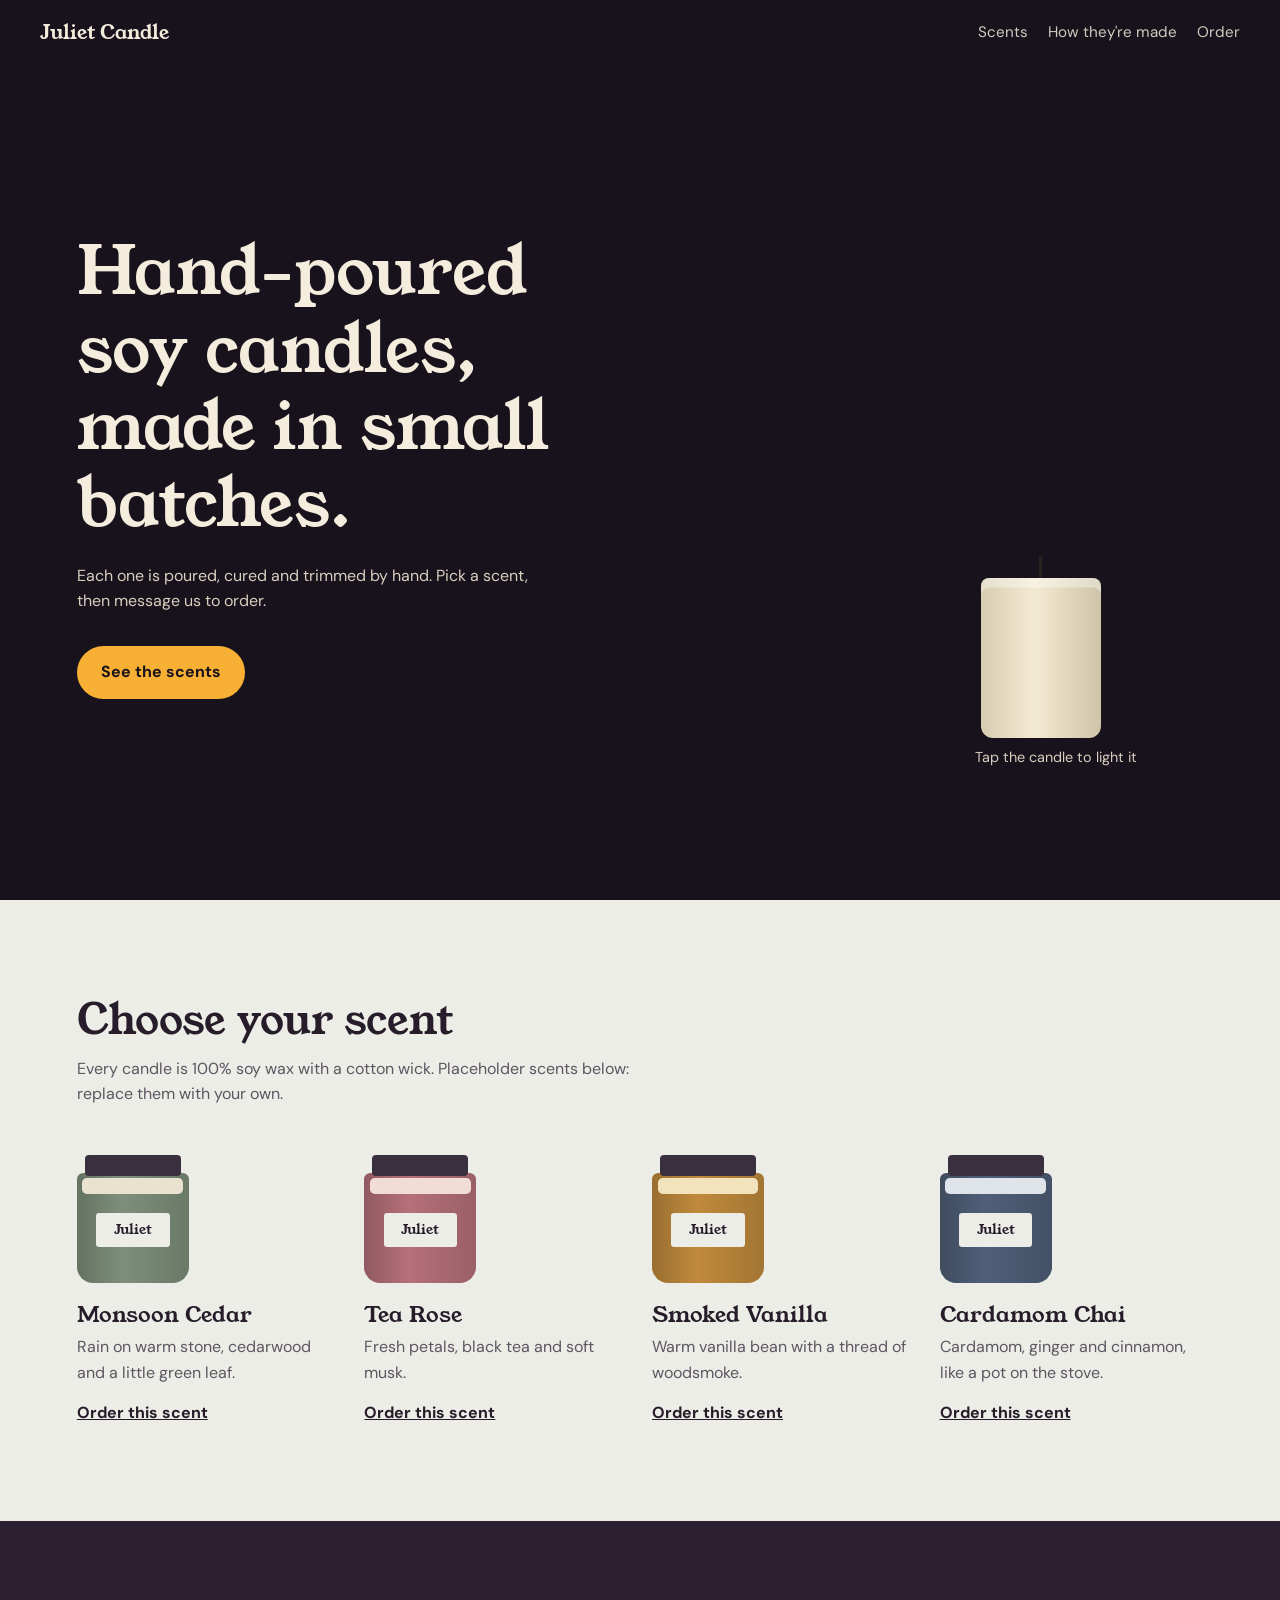
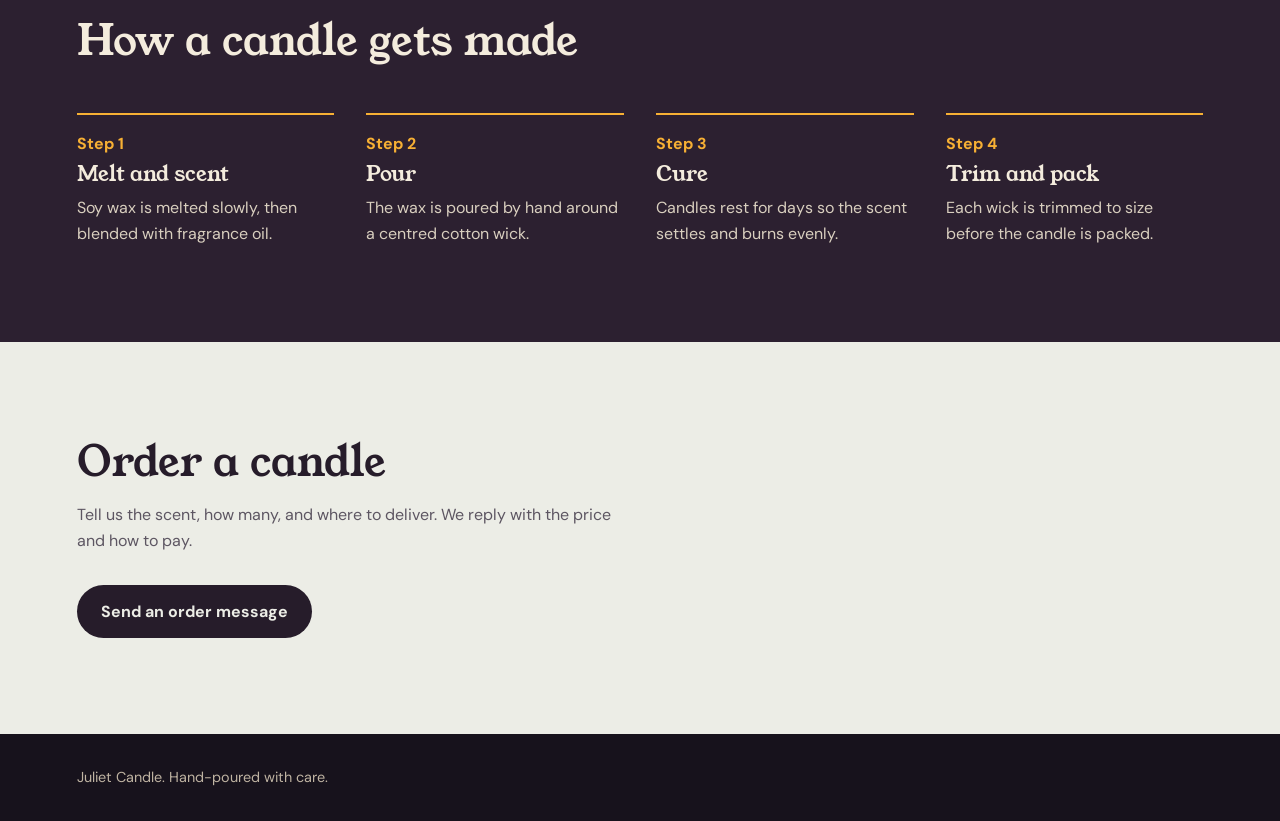
<file: old-draft/index.html>
<!doctype html>
<html lang="en">
<head>
<meta charset="utf-8">
<meta name="viewport" content="width=device-width, initial-scale=1">
<title>Juliet Candle | Hand-poured soy candles</title>
<meta name="description" content="Small-batch soy candles, hand-poured by Juliet. Choose a scent and order by message.">
<link rel="preconnect" href="https://fonts.googleapis.com">
<link rel="preconnect" href="https://fonts.gstatic.com" crossorigin>
<link href="https://fonts.googleapis.com/css2?family=DM+Sans:wght@400;500;700&family=Young+Serif&display=swap" rel="stylesheet">
<link rel="stylesheet" href="style.css">
</head>
<body>

<header class="bar">
  <a class="brand" href="#top">Juliet Candle</a>
  <nav aria-label="Main">
    <a href="#scents">Scents</a>
    <a href="#making">How they're made</a>
    <a href="#order">Order</a>
  </nav>
</header>

<main id="top">
  <section class="hero" aria-labelledby="hero-title">
    <div class="glow" aria-hidden="true"></div>
    <div class="hero-copy">
      <h1 id="hero-title">Hand-poured soy candles, made in small batches.</h1>
      <p>Each one is poured, cured and trimmed by hand. Pick a scent, then message us to order.</p>
      <a class="btn" href="#scents">See the scents</a>
    </div>

    <button class="candle" id="candle" type="button" aria-pressed="false" aria-label="Light the candle">
      <span class="flame" aria-hidden="true"><i></i></span>
      <span class="wick" aria-hidden="true"></span>
      <span class="body" aria-hidden="true"></span>
    </button>
    <p class="hint" id="hint">Tap the candle to light it</p>
  </section>

  <section class="scents" id="scents" aria-labelledby="scents-title">
    <h2 id="scents-title">Choose your scent</h2>
    <p class="lede">Every candle is 100% soy wax with a cotton wick. Placeholder scents below: replace them with your own.</p>

    <ul class="grid">
      <li class="item" style="--glass:#7d8f7a; --wax:#e8e2cf">
        <div class="jar" aria-hidden="true"><span class="lid"></span><span class="label">Juliet</span></div>
        <h3>Monsoon Cedar</h3>
        <p>Rain on warm stone, cedarwood and a little green leaf.</p>
        <a href="mailto:hello@example.com?subject=Order%3A%20Monsoon%20Cedar">Order this scent</a>
      </li>
      <li class="item" style="--glass:#b5707a; --wax:#f1dcd6">
        <div class="jar" aria-hidden="true"><span class="lid"></span><span class="label">Juliet</span></div>
        <h3>Tea Rose</h3>
        <p>Fresh petals, black tea and soft musk.</p>
        <a href="mailto:hello@example.com?subject=Order%3A%20Tea%20Rose">Order this scent</a>
      </li>
      <li class="item" style="--glass:#c08a3c; --wax:#f3e3bd">
        <div class="jar" aria-hidden="true"><span class="lid"></span><span class="label">Juliet</span></div>
        <h3>Smoked Vanilla</h3>
        <p>Warm vanilla bean with a thread of woodsmoke.</p>
        <a href="mailto:hello@example.com?subject=Order%3A%20Smoked%20Vanilla">Order this scent</a>
      </li>
      <li class="item" style="--glass:#4f5f78; --wax:#dfe3ea">
        <div class="jar" aria-hidden="true"><span class="lid"></span><span class="label">Juliet</span></div>
        <h3>Cardamom Chai</h3>
        <p>Cardamom, ginger and cinnamon, like a pot on the stove.</p>
        <a href="mailto:hello@example.com?subject=Order%3A%20Cardamom%20Chai">Order this scent</a>
      </li>
    </ul>
  </section>

  <section class="making" id="making" aria-labelledby="making-title">
    <h2 id="making-title">How a candle gets made</h2>
    <ol>
      <li><h3>Melt and scent</h3><p>Soy wax is melted slowly, then blended with fragrance oil.</p></li>
      <li><h3>Pour</h3><p>The wax is poured by hand around a centred cotton wick.</p></li>
      <li><h3>Cure</h3><p>Candles rest for days so the scent settles and burns evenly.</p></li>
      <li><h3>Trim and pack</h3><p>Each wick is trimmed to size before the candle is packed.</p></li>
    </ol>
  </section>

  <section class="order" id="order" aria-labelledby="order-title">
    <h2 id="order-title">Order a candle</h2>
    <p>Tell us the scent, how many, and where to deliver. We reply with the price and how to pay.</p>
    <a class="btn" href="mailto:hello@example.com?subject=Candle%20order">Send an order message</a>
  </section>
</main>

<footer>
  <p>Juliet Candle. Hand-poured with care.</p>
</footer>

<script src="script.js"></script>
</body>
</html>
</file>
<file: old-draft/style.css>
:root {
  --night: #17121c;
  --plum: #2c2030;
  --soy: #ecede6;
  --ink: #261c2a;
  --smoke: #5d5662;
  --flame: #f7b034;
  --ember: #e8741f;
  --serif: "Young Serif", Georgia, serif;
  --sans: "DM Sans", system-ui, sans-serif;
}

*, *::before, *::after { box-sizing: border-box; }
html { scroll-behavior: smooth; }
body {
  margin: 0;
  font-family: var(--sans);
  background: var(--soy);
  color: var(--ink);
  line-height: 1.6;
}
h1, h2, h3 { font-family: var(--serif); font-weight: 400; line-height: 1.15; margin: 0; }
a { color: inherit; }
:focus-visible { outline: 3px solid var(--flame); outline-offset: 3px; }

/* Header */
.bar {
  position: fixed; inset: 0 0 auto 0; z-index: 10;
  display: flex; justify-content: space-between; align-items: center; gap: 1rem;
  padding: 1rem clamp(1rem, 4vw, 2.5rem);
  color: #f4ecdd;
  mix-blend-mode: normal;
}
.brand { font-family: var(--serif); font-size: 1.25rem; text-decoration: none; }
.bar nav { display: flex; gap: 1.25rem; font-size: .95rem; }
.bar nav a { text-decoration: none; opacity: .85; }
.bar nav a:hover { opacity: 1; text-decoration: underline; }

/* Hero */
.hero {
  position: relative; min-height: 100svh; overflow: hidden;
  display: grid; align-content: center; justify-items: start;
  padding: 6rem clamp(1rem, 6vw, 5rem) 4rem;
  background: var(--night);
  color: #f4ecdd;
  transition: background 1.2s ease;
}
.hero-copy { max-width: 34rem; position: relative; z-index: 2; }
.hero h1 { font-size: clamp(2.2rem, 5.5vw, 4.2rem); }
.hero p { margin: 1.25rem 0 2rem; max-width: 30rem; color: #d9cfbf; }

.btn {
  display: inline-block; padding: .85rem 1.5rem;
  background: var(--flame); color: var(--night);
  font-weight: 700; text-decoration: none; border-radius: 999px;
  transition: background .2s;
}
.btn:hover { background: #ffc860; }

.glow {
  position: absolute; right: clamp(0rem, 8vw, 8rem); bottom: 14%;
  width: 60vmax; height: 60vmax; transform: translate(30%, 30%);
  background: radial-gradient(circle, rgba(247,176,52,.35), rgba(232,116,31,.12) 40%, transparent 65%);
  opacity: 0; transition: opacity 1.4s ease;
  pointer-events: none;
}
body.lit .hero { background: var(--plum); }
body.lit .glow { opacity: 1; }

/* The candle */
.candle {
  position: absolute; right: clamp(2rem, 14vw, 12rem); bottom: 18%;
  width: 7.5rem; height: 15rem; padding: 0; border: 0; background: none;
  cursor: pointer; z-index: 2;
  display: flex; flex-direction: column; align-items: center; justify-content: flex-end;
}
.candle .body {
  width: 100%; height: 10rem; border-radius: .5rem .5rem .75rem .75rem;
  background: linear-gradient(90deg, #d8cdb2, #f3ead2 45%, #cfc4a8);
  box-shadow: inset 0 .6rem 0 rgba(255,255,255,.35);
}
.candle .wick { width: 3px; height: 1.4rem; background: #2b2220; border-radius: 2px; }
.candle .flame {
  width: 1.6rem; height: 3rem; margin-bottom: -.1rem; position: relative;
  opacity: 0; transform: scale(.2); transform-origin: 50% 100%;
  transition: opacity .6s, transform .6s;
}
.candle .flame i {
  position: absolute; inset: 0;
  border-radius: 50% 50% 50% 50% / 65% 65% 35% 35%;
  background: radial-gradient(ellipse at 50% 75%, #fff6d0 10%, var(--flame) 45%, var(--ember) 100%);
  box-shadow: 0 0 2rem 0.6rem rgba(247,176,52,.55);
  transform-origin: 50% 100%;
}
body.lit .candle .flame { opacity: 1; transform: scale(1); }
body.lit .candle .flame i { animation: flicker 2.4s ease-in-out infinite; }
@keyframes flicker {
  0%, 100% { transform: scale(1, 1) rotate(0); }
  20% { transform: scale(.95, 1.05) rotate(-2deg); }
  45% { transform: scale(1.04, .96) rotate(1.5deg); }
  70% { transform: scale(.97, 1.04) rotate(-1deg); }
}
.hint {
  position: absolute; right: clamp(.5rem, 10vw, 10rem); bottom: 11%;
  margin: 0; font-size: .9rem; color: #bfb3a2; width: 12rem; text-align: center; z-index: 2;
}

/* Sections */
section:not(.hero) { padding: clamp(3.5rem, 8vw, 6rem) clamp(1rem, 6vw, 5rem); }
h2 { font-size: clamp(1.8rem, 3.5vw, 2.6rem); }
.lede { max-width: 36rem; color: var(--smoke); margin: .75rem 0 0; }

.grid {
  list-style: none; margin: 3rem 0 0; padding: 0;
  display: grid; gap: 2.5rem 1.5rem;
  grid-template-columns: repeat(auto-fit, minmax(14rem, 1fr));
}
.item h3 { font-size: 1.35rem; margin-top: 1.25rem; }
.item p { margin: .4rem 0 .9rem; color: var(--smoke); max-width: 20rem; }
.item a { font-weight: 700; }

.jar { position: relative; width: 7rem; height: 8rem; }
.jar::before {
  content: ""; position: absolute; inset: 1.1rem 0 0;
  background: linear-gradient(90deg, color-mix(in srgb, var(--glass) 80%, #000), var(--glass) 40%, color-mix(in srgb, var(--glass) 85%, #000));
  border-radius: .4rem .4rem 1rem 1rem;
}
.jar::after {
  content: ""; position: absolute; left: .35rem; right: .35rem; top: 1.45rem; height: 1rem;
  background: var(--wax); border-radius: .3rem;
}
.jar .lid { position: absolute; left: .5rem; right: .5rem; top: 0; height: 1.3rem; background: #3a2f3d; border-radius: .25rem; z-index: 1; }
.jar .label {
  position: absolute; left: 1.2rem; right: 1.2rem; top: 3.6rem; padding: .4rem 0; z-index: 1;
  background: var(--soy); color: var(--ink); text-align: center;
  font-family: var(--serif); font-size: .85rem; border-radius: .2rem;
}

.making { background: var(--plum); color: #f4ecdd; }
.making ol {
  list-style: none; counter-reset: step; margin: 3rem 0 0; padding: 0;
  display: grid; gap: 2rem; grid-template-columns: repeat(auto-fit, minmax(13rem, 1fr));
}
.making li { counter-increment: step; border-top: 2px solid var(--flame); padding-top: 1rem; }
.making li::before { content: "Step " counter(step); display: block; color: var(--flame); font-weight: 700; margin-bottom: .4rem; }
.making h3 { font-size: 1.3rem; }
.making p { margin: .5rem 0 0; color: #d9cfbf; }

.order p { max-width: 34rem; margin: 1rem 0 2rem; color: var(--smoke); }
.order .btn { background: var(--ink); color: var(--soy); }
.order .btn:hover { background: var(--plum); }

footer { padding: 2rem clamp(1rem, 6vw, 5rem); background: var(--night); color: #bfb3a2; font-size: .9rem; }
footer p { margin: 0; }

/* Small screens */
@media (max-width: 720px) {
  .bar nav a:first-child { display: none; }
  .hero { align-content: start; padding-top: 7rem; }
  .candle { right: 50%; transform: translateX(50%); bottom: 12%; }
  .hint { right: 50%; transform: translateX(50%); bottom: 5%; }
  .glow { right: 50%; transform: translate(50%, 40%); }
}

@media (prefers-reduced-motion: reduce) {
  html { scroll-behavior: auto; }
  * { transition-duration: .01ms !important; animation: none !important; }
}
</file>
